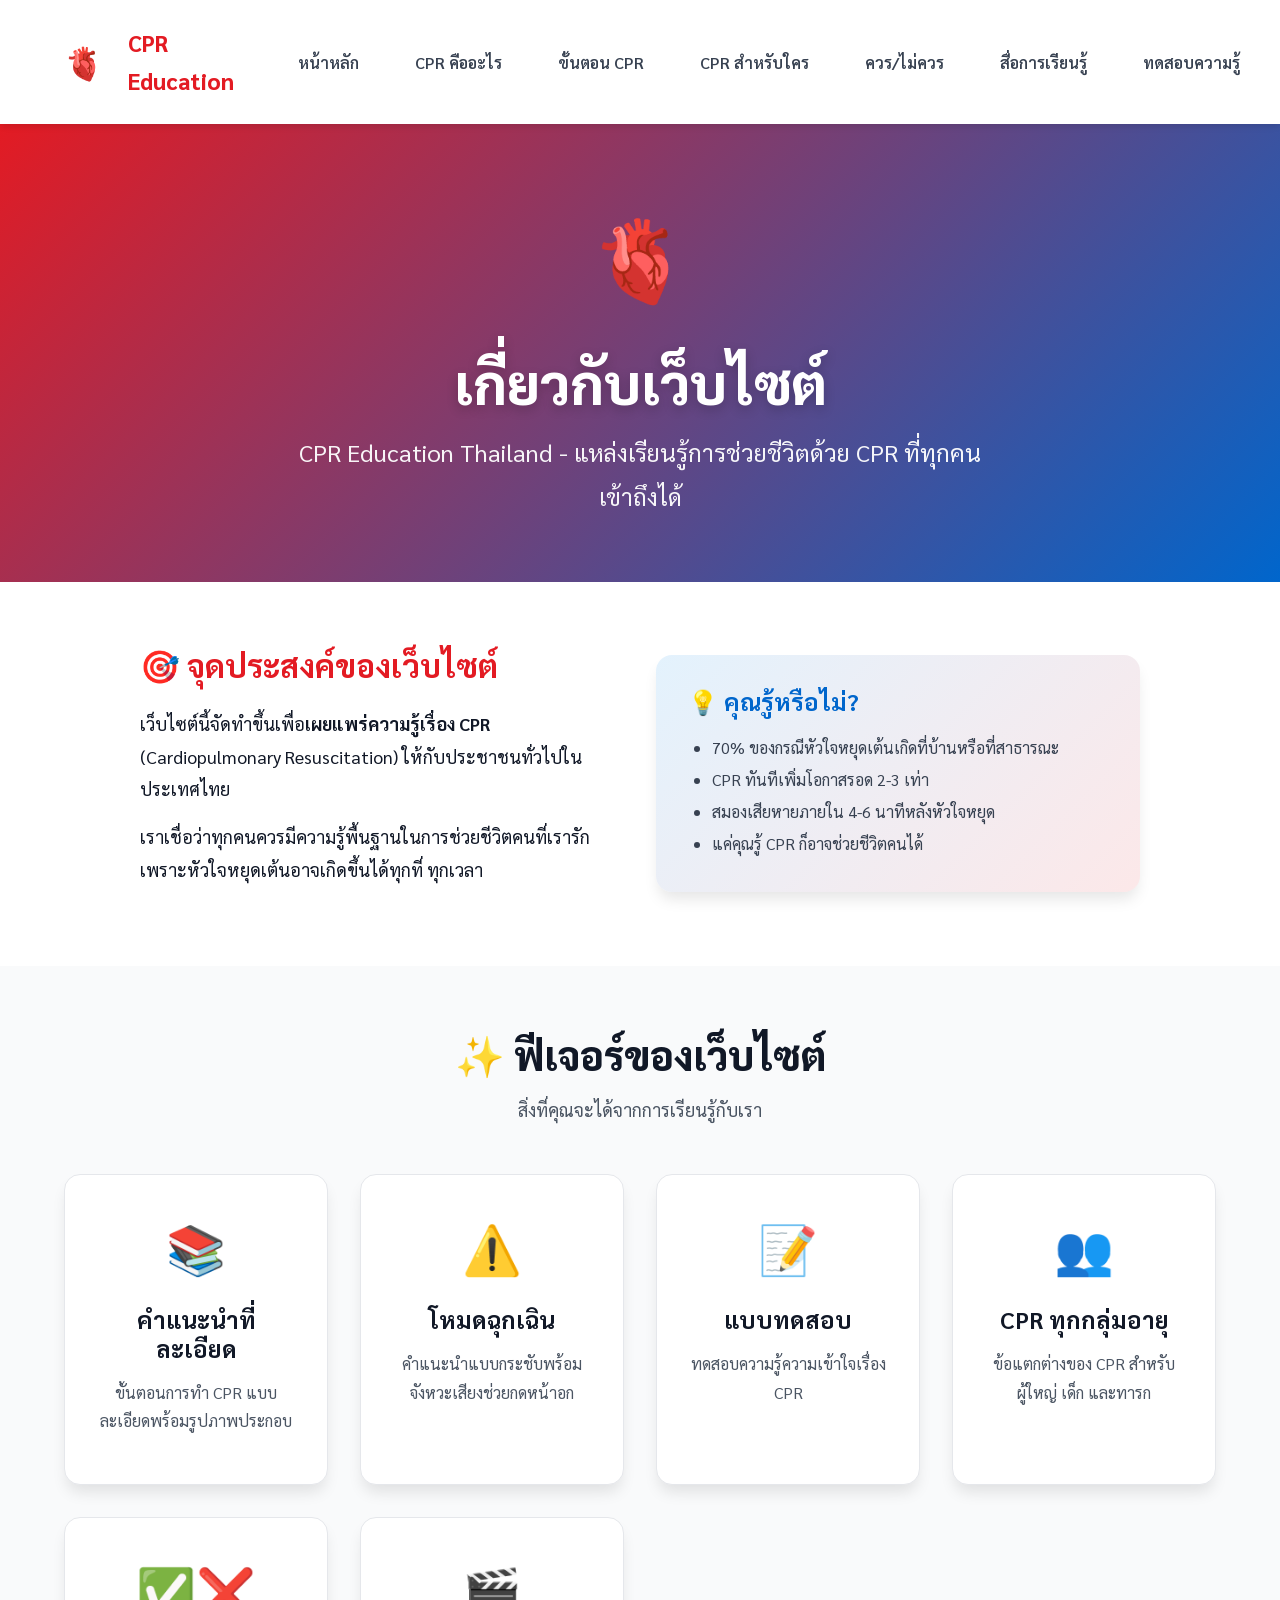
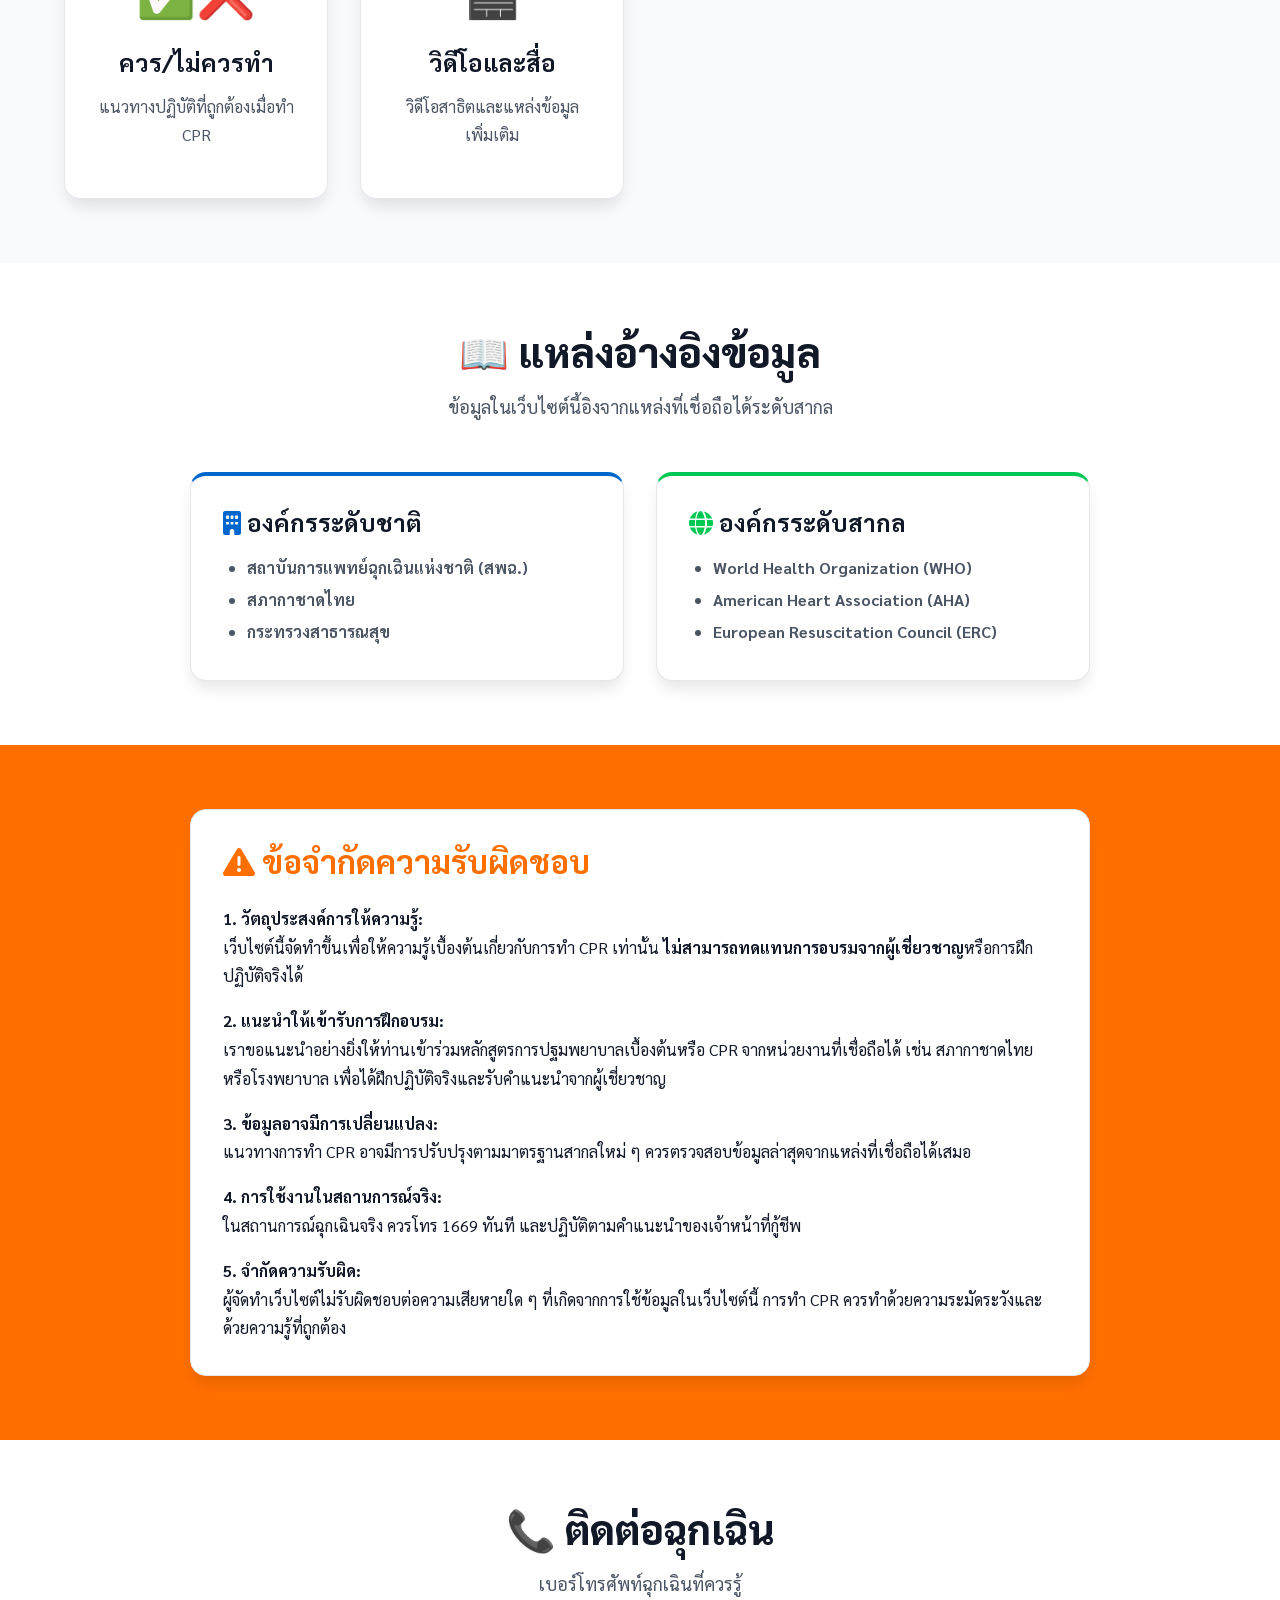
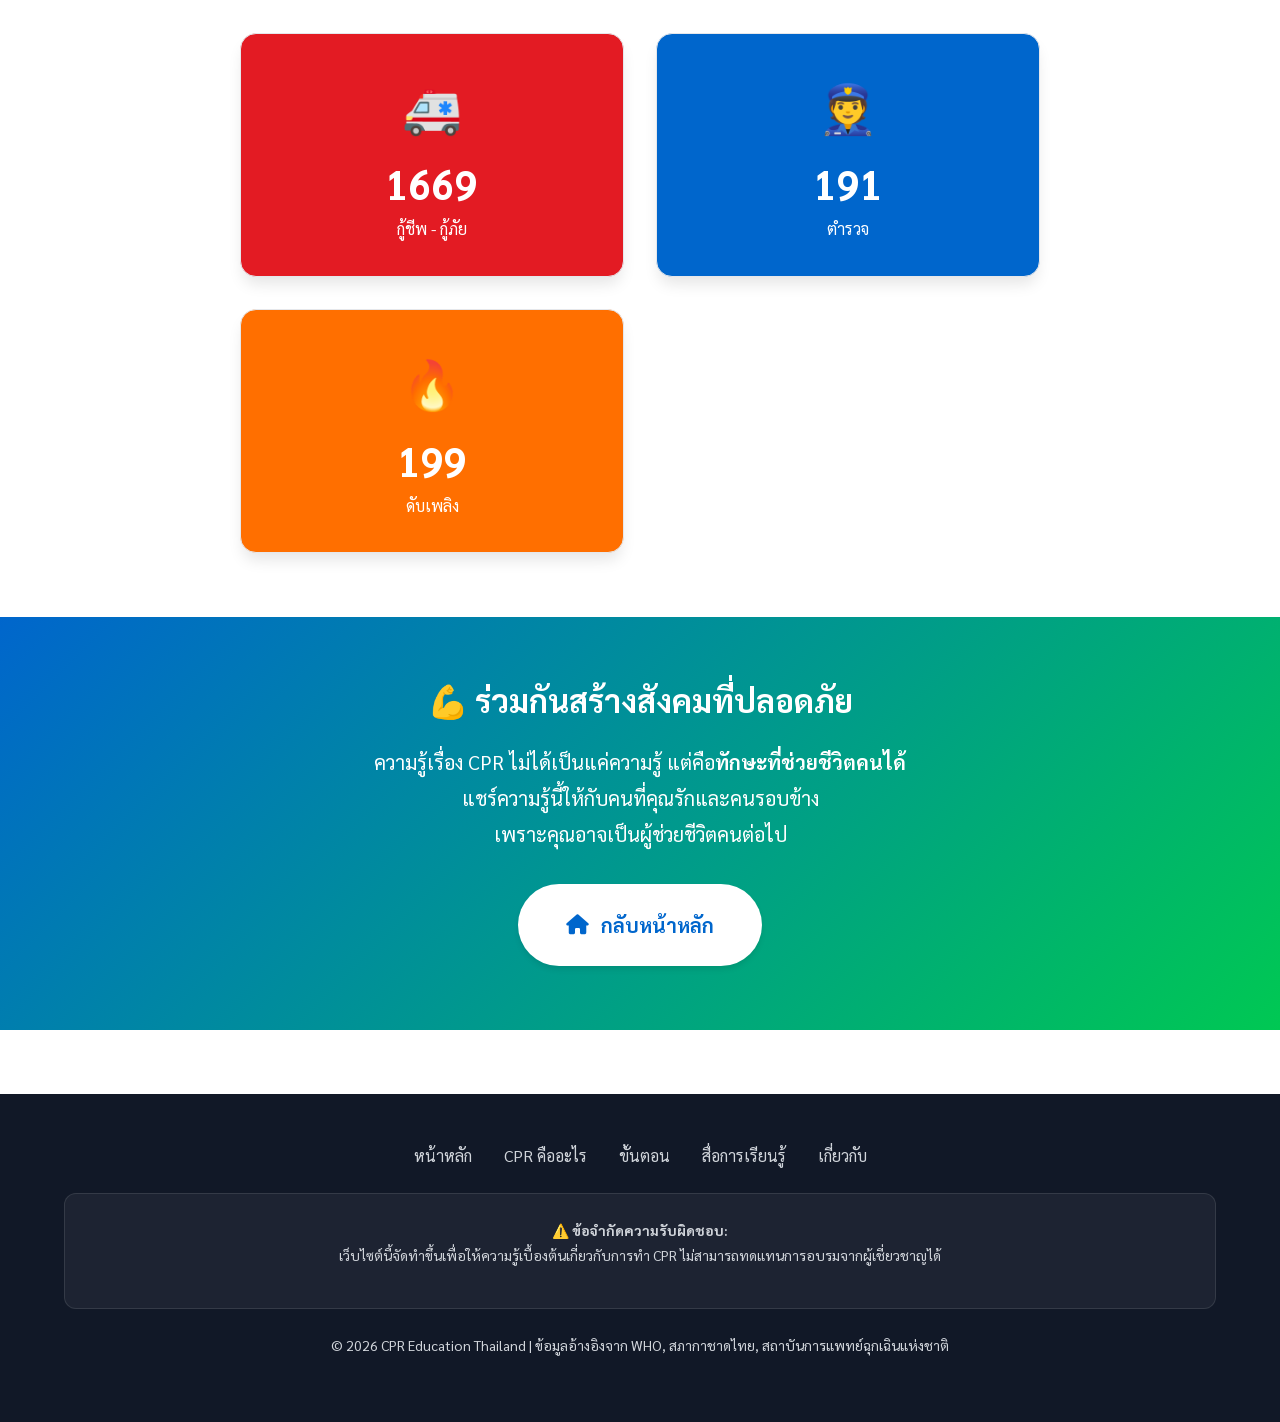
<file: pages/about.html>
<!DOCTYPE html>
<html lang="th">

<head>
    <meta charset="UTF-8">
    <meta name="viewport" content="width=device-width, initial-scale=1.0">
    <meta name="description" content="เกี่ยวกับเว็บไซต์ CPR Education - จุดประสงค์และแหล่งอ้างอิง">
    <title>เกี่ยวกับ | CPR Education</title>

    <link rel="stylesheet" href="../style.css">
    <link rel="stylesheet" href="https://cdnjs.cloudflare.com/ajax/libs/font-awesome/6.4.0/css/all.min.css">
</head>

<body>
    <!-- Navigation -->
    <nav class="navbar">
        <div class="nav-container">
            <a href="../index.html" class="logo">
                <span class="logo-icon">🫀</span>
                <span>CPR Education</span>
            </a>

            <button class="menu-toggle" id="menuToggle">
                <i class="fas fa-bars"></i>
            </button>

            <ul class="nav-menu" id="navMenu">
                <li><a href="../index.html" class="nav-link">หน้าหลัก</a></li>
                <li><a href="what-is-cpr.html" class="nav-link">CPR คืออะไร</a></li>
                <li><a href="steps.html" class="nav-link">ขั้นตอน CPR</a></li>
                <li><a href="who-needs-cpr.html" class="nav-link">CPR สำหรับใคร</a></li>
                <li><a href="dos-donts.html" class="nav-link">ควร/ไม่ควร</a></li>
                <li><a href="resources.html" class="nav-link">สื่อการเรียนรู้</a></li>
                <li><a href="quiz.html" class="nav-link">ทดสอบความรู้</a></li>
                <li><a href="about.html" class="nav-link active">เกี่ยวกับ</a></li>
                <li><a href="#" class="nav-link nav-emergency-btn" id="emergencyBtn">⚠️ ฉุกเฉิน</a></li>
            </ul>
        </div>
    </nav>

    <!-- Header -->
    <section class="section"
        style="background: linear-gradient(135deg, var(--color-emergency-red) 0%, var(--color-medical-blue) 100%); color: white; padding: var(--spacing-3xl) 0;">
        <div class="container text-center">
            <div style="font-size: 5rem; margin-bottom: var(--spacing-lg);">🫀</div>
            <h1 class="hero-title" style="margin: 0;">เกี่ยวกับเว็บไซต์</h1>
            <p class="hero-subtitle"
                style="margin: var(--spacing-md) 0 0 0; max-width: 700px; margin-left: auto; margin-right: auto;">
                CPR Education Thailand - แหล่งเรียนรู้การช่วยชีวิตด้วย CPR ที่ทุกคนเข้าถึงได้
            </p>
        </div>
    </section>

    <!-- Mission -->
    <section class="section">
        <div class="container">
            <div class="grid grid-2" style="max-width: 1000px; margin: 0 auto; align-items: center;">
                <div>
                    <h2 style="color: var(--color-emergency-red); margin-bottom: var(--spacing-lg);">
                        🎯 จุดประสงค์ของเว็บไซต์
                    </h2>
                    <p style="font-size: 1.125rem; line-height: 1.8; margin-bottom: var(--spacing-md);">
                        เว็บไซต์นี้จัดทำขึ้นเพื่อ<strong>เผยแพร่ความรู้เรื่อง CPR</strong>
                        (Cardiopulmonary Resuscitation) ให้กับประชาชนทั่วไปในประเทศไทย
                    </p>
                    <p style="font-size: 1.125rem; line-height: 1.8;">
                        เราเชื่อว่าทุกคนควรมีความรู้พื้นฐานในการช่วยชีวิตคนที่เรารัก
                        เพราะหัวใจหยุดเต้นอาจเกิดขึ้นได้ทุกที่ ทุกเวลา
                    </p>
                </div>
                <div class="card"
                    style="background: linear-gradient(135deg, var(--color-medical-blue-lighter) 0%, rgba(227, 27, 35, 0.1) 100%); border: none;">
                    <h3 style="color: var(--color-medical-blue); margin-bottom: var(--spacing-md);">💡 คุณรู้หรือไม่?
                    </h3>
                    <ul style="line-height: 2; margin-left: var(--spacing-lg); color: var(--color-gray-700);">
                        <li>70% ของกรณีหัวใจหยุดเต้นเกิดที่บ้านหรือที่สาธารณะ</li>
                        <li>CPR ทันทีเพิ่มโอกาสรอด 2-3 เท่า</li>
                        <li>สมองเสียหายภายใน 4-6 นาทีหลังหัวใจหยุด</li>
                        <li>แค่คุณรู้ CPR ก็อาจช่วยชีวิตคนได้</li>
                    </ul>
                </div>
            </div>
        </div>
    </section>

    <!-- Features -->
    <section class="section" style="background: var(--color-gray-50);">
        <div class="container">
            <div class="section-header">
                <h2 class="section-title">✨ ฟีเจอร์ของเว็บไซต์</h2>
                <p class="section-subtitle">
                    สิ่งที่คุณจะได้จากการเรียนรู้กับเรา
                </p>
            </div>

            <div class="grid grid-3">
                <div class="card text-center animate-on-scroll">
                    <div style="font-size: 3rem; margin-bottom: var(--spacing-md); color: var(--color-medical-blue);">📚
                    </div>
                    <h3>คำแนะนำที่ละเอียด</h3>
                    <p class="card-text">
                        ขั้นตอนการทำ CPR แบบละเอียดพร้อมรูปภาพประกอบ
                    </p>
                </div>

                <div class="card text-center animate-on-scroll">
                    <div style="font-size: 3rem; margin-bottom: var(--spacing-md); color: var(--color-emergency-red);">
                        ⚠️</div>
                    <h3>โหมดฉุกเฉิน</h3>
                    <p class="card-text">
                        คำแนะนำแบบกระชับพร้อมจังหวะเสียงช่วยกดหน้าอก
                    </p>
                </div>

                <div class="card text-center animate-on-scroll">
                    <div style="font-size: 3rem; margin-bottom: var(--spacing-md); color: var(--color-success-green);">
                        📝</div>
                    <h3>แบบทดสอบ</h3>
                    <p class="card-text">
                        ทดสอบความรู้ความเข้าใจเรื่อง CPR
                    </p>
                </div>

                <div class="card text-center animate-on-scroll">
                    <div style="font-size: 3rem; margin-bottom: var(--spacing-md); color: var(--color-warning-orange);">
                        👥</div>
                    <h3>CPR ทุกกลุ่มอายุ</h3>
                    <p class="card-text">
                        ข้อแตกต่างของ CPR สำหรับผู้ใหญ่ เด็ก และทารก
                    </p>
                </div>

                <div class="card text-center animate-on-scroll">
                    <div
                        style="font-size: 3rem; margin-bottom: var(--spacing-md); color: var(--color-medical-blue-light);">
                        ✅❌</div>
                    <h3>ควร/ไม่ควรทำ</h3>
                    <p class="card-text">
                        แนวทางปฏิบัติที่ถูกต้องเมื่อทำ CPR
                    </p>
                </div>

                <div class="card text-center animate-on-scroll">
                    <div
                        style="font-size: 3rem; margin-bottom: var(--spacing-md); color: var(--color-emergency-red-light);">
                        🎬</div>
                    <h3>วิดีโอและสื่อ</h3>
                    <p class="card-text">
                        วิดีโอสาธิตและแหล่งข้อมูลเพิ่มเติม
                    </p>
                </div>
            </div>
        </div>
    </section>

    <!-- Data Sources -->
    <section class="section">
        <div class="container">
            <div class="section-header">
                <h2 class="section-title">📖 แหล่งอ้างอิงข้อมูล</h2>
                <p class="section-subtitle">
                    ข้อมูลในเว็บไซต์นี้อิงจากแหล่งที่เชื่อถือได้ระดับสากล
                </p>
            </div>

            <div class="grid grid-2" style="max-width: 900px; margin: 0 auto;">
                <div class="card" style="border-top: 4px solid var(--color-medical-blue);">
                    <h3>
                        <i class="fas fa-building" style="color: var(--color-medical-blue);"></i>
                        องค์กรระดับชาติ
                    </h3>
                    <ul style="line-height: 2; margin-left: var(--spacing-lg); color: var(--color-gray-600);">
                        <li><strong>สถาบันการแพทย์ฉุกเฉินแห่งชาติ (สพฉ.)</strong></li>
                        <li><strong>สภากาชาดไทย</strong></li>
                        <li><strong>กระทรวงสาธารณสุข</strong></li>
                    </ul>
                </div>

                <div class="card" style="border-top: 4px solid var(--color-success-green);">
                    <h3>
                        <i class="fas fa-globe" style="color: var(--color-success-green);"></i>
                        องค์กรระดับสากล
                    </h3>
                    <ul style="line-height: 2; margin-left: var(--spacing-lg); color: var(--color-gray-600);">
                        <li><strong>World Health Organization (WHO)</strong></li>
                        <li><strong>American Heart Association (AHA)</strong></li>
                        <li><strong>European Resuscitation Council (ERC)</strong></li>
                    </ul>
                </div>
            </div>
        </div>
    </section>

    <!-- Disclaimer -->
    <section class="section" style="background: var(--color-warning-orange); color: white;">
        <div class="container">
            <div class="card"
                style="background: white; color: var(--color-gray-900); max-width: 900px; margin: 0 auto;">
                <h2 style="color: var(--color-warning-orange); margin-bottom: var(--spacing-lg);">
                    <i class="fas fa-exclamation-triangle"></i> ข้อจำกัดความรับผิดชอบ
                </h2>

                <div style="line-height: 1.8;">
                    <p>
                        <strong>1. วัตถุประสงค์การให้ความรู้:</strong><br>
                        เว็บไซต์นี้จัดทำขึ้นเพื่อให้ความรู้เบื้องต้นเกี่ยวกับการทำ CPR
                        เท่านั้น <strong>ไม่สามารถทดแทนการอบรมจากผู้เชี่ยวชาญ</strong>หรือการฝึกปฏิบัติจริงได้
                    </p>

                    <p>
                        <strong>2. แนะนำให้เข้ารับการฝึกอบรม:</strong><br>
                        เราขอแนะนำอย่างยิ่งให้ท่านเข้าร่วมหลักสูตรการปฐมพยาบาลเบื้องต้นหรือ
                        CPR จากหน่วยงานที่เชื่อถือได้ เช่น สภากาชาดไทย หรือโรงพยาบาล
                        เพื่อได้ฝึกปฏิบัติจริงและรับคำแนะนำจากผู้เชี่ยวชาญ
                    </p>

                    <p>
                        <strong>3. ข้อมูลอาจมีการเปลี่ยนแปลง:</strong><br>
                        แนวทางการทำ CPR อาจมีการปรับปรุงตามมาตรฐานสากลใหม่ ๆ
                        ควรตรวจสอบข้อมูลล่าสุดจากแหล่งที่เชื่อถือได้เสมอ
                    </p>

                    <p>
                        <strong>4. การใช้งานในสถานการณ์จริง:</strong><br>
                        ในสถานการณ์ฉุกเฉินจริง ควรโทร 1669 ทันที และปฏิบัติตามคำแนะนำของเจ้าหน้าที่กู้ชีพ
                    </p>

                    <p style="margin-bottom: 0;">
                        <strong>5. จำกัดความรับผิด:</strong><br>
                        ผู้จัดทำเว็บไซต์ไม่รับผิดชอบต่อความเสียหายใด ๆ
                        ที่เกิดจากการใช้ข้อมูลในเว็บไซต์นี้
                        การทำ CPR ควรทำด้วยความระมัดระวังและด้วยความรู้ที่ถูกต้อง
                    </p>
                </div>
            </div>
        </div>
    </section>

    <!-- Contact -->
    <section class="section">
        <div class="container text-center">
            <h2 class="section-title">📞 ติดต่อฉุกเฉิน</h2>
            <p class="section-subtitle mb-xl">
                เบอร์โทรศัพท์ฉุกเฉินที่ควรรู้
            </p>

            <div class="grid grid-3" style="max-width: 800px; margin: 0 auto;">
                <div class="card text-center" style="background: var(--color-emergency-red); color: white;">
                    <div style="font-size: 3rem; margin-bottom: var(--spacing-sm);">🚑</div>
                    <h3 style="color: white; font-size: 2.5rem; margin-bottom: var(--spacing-xs);">1669</h3>
                    <p style="margin: 0;">กู้ชีพ - กู้ภัย</p>
                </div>

                <div class="card text-center" style="background: var(--color-medical-blue); color: white;">
                    <div style="font-size: 3rem; margin-bottom: var(--spacing-sm);">👮</div>
                    <h3 style="color: white; font-size: 2.5rem; margin-bottom: var(--spacing-xs);">191</h3>
                    <p style="margin: 0;">ตำรวจ</p>
                </div>

                <div class="card text-center" style="background: var(--color-warning-orange); color: white;">
                    <div style="font-size: 3rem; margin-bottom: var(--spacing-sm);">🔥</div>
                    <h3 style="color: white; font-size: 2.5rem; margin-bottom: var(--spacing-xs);">199</h3>
                    <p style="margin: 0;">ดับเพลิง</p>
                </div>
            </div>
        </div>
    </section>

    <!-- Final Message -->
    <section class="section"
        style="background: linear-gradient(135deg, var(--color-medical-blue) 0%, var(--color-success-green) 100%); color: white;">
        <div class="container text-center">
            <h2 style="color: white; font-size: 2rem; margin-bottom: var(--spacing-lg);">
                💪 ร่วมกันสร้างสังคมที่ปลอดภัย
            </h2>
            <p style="font-size: 1.25rem; line-height: 1.8; max-width: 700px; margin: 0 auto;">
                ความรู้เรื่อง CPR ไม่ได้เป็นแค่ความรู้ แต่คือ<strong>ทักษะที่ช่วยชีวิตคนได้</strong><br>
                แชร์ความรู้นี้ให้กับคนที่คุณรักและคนรอบข้าง<br>
                เพราะคุณอาจเป็นผู้ช่วยชีวิตคนต่อไป
            </p>

            <div class="mt-xl">
                <a href="../index.html" class="btn btn-large"
                    style="background: white; color: var(--color-medical-blue);">
                    <i class="fas fa-home btn-icon"></i>
                    กลับหน้าหลัก
                </a>
            </div>
        </div>
    </section>

    <!-- Emergency Mode Modal -->
    <div id="emergency-mode">
        <div class="emergency-header">
            <h1 class="emergency-title">⚠️ โหมดฉุกเฉิน</h1>
        </div>

        <p class="emergency-step" id="emergencyStep">
            กดหน้าอกลึก 5-6 ซม.<br>
            ตามจังหวะเสียง 100-120 ครั้ง/นาที
        </p>

        <div class="beat-indicator" id="beatIndicator"></div>

        <div class="compression-count">
            <span id="compressionCount">0</span>/30
        </div>

        <div class="emergency-controls">
            <a href="tel:1669" class="btn btn-large btn-emergency-call">
                <i class="fas fa-phone btn-icon"></i>
                โทร 1669
            </a>
            <button class="btn btn-large btn-emergency-close" id="closeEmergency">
                <i class="fas fa-times btn-icon"></i>
                ปิดโหมดฉุกเฉิน
            </button>
        </div>
    </div>

    <!-- Footer -->
    <footer class="footer">
        <div class="footer-content">
            <div class="footer-links">
                <a href="../index.html" class="footer-link">หน้าหลัก</a>
                <a href="what-is-cpr.html" class="footer-link">CPR คืออะไร</a>
                <a href="steps.html" class="footer-link">ขั้นตอน</a>
                <a href="resources.html" class="footer-link">สื่อการเรียนรู้</a>
                <a href="about.html" class="footer-link">เกี่ยวกับ</a>
            </div>

            <div class="footer-disclaimer">
                <p>
                    <strong>⚠️ ข้อจำกัดความรับผิดชอบ:</strong><br>
                    เว็บไซต์นี้จัดทำขึ้นเพื่อให้ความรู้เบื้องต้นเกี่ยวกับการทำ CPR
                    ไม่สามารถทดแทนการอบรมจากผู้เชี่ยวชาญได้
                </p>
            </div>

            <p class="footer-text mt-lg">
                © 2026 CPR Education Thailand | ข้อมูลอ้างอิงจาก WHO, สภากาชาดไทย, สถาบันการแพทย์ฉุกเฉินแห่งชาติ
            </p>
        </div>
    </footer>

    <script src="../script.js"></script>
</body>

</html>
</file>
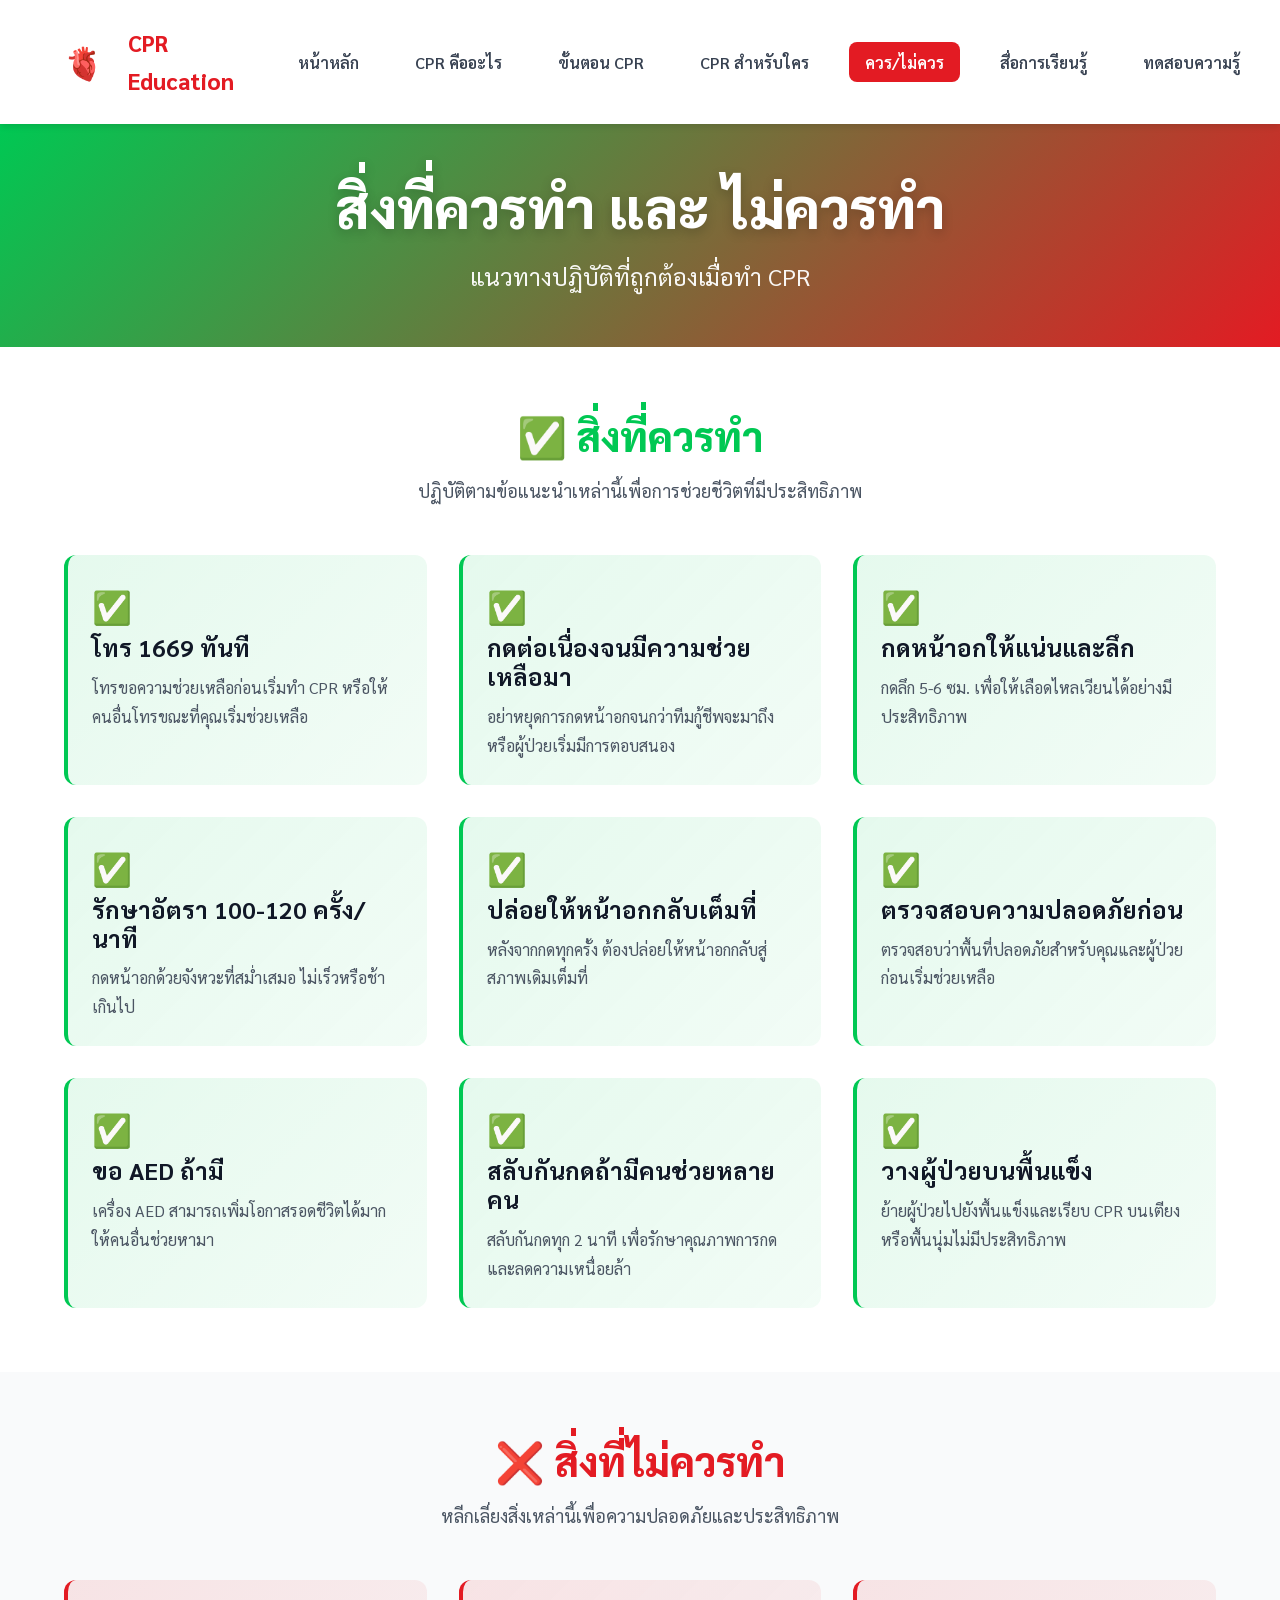
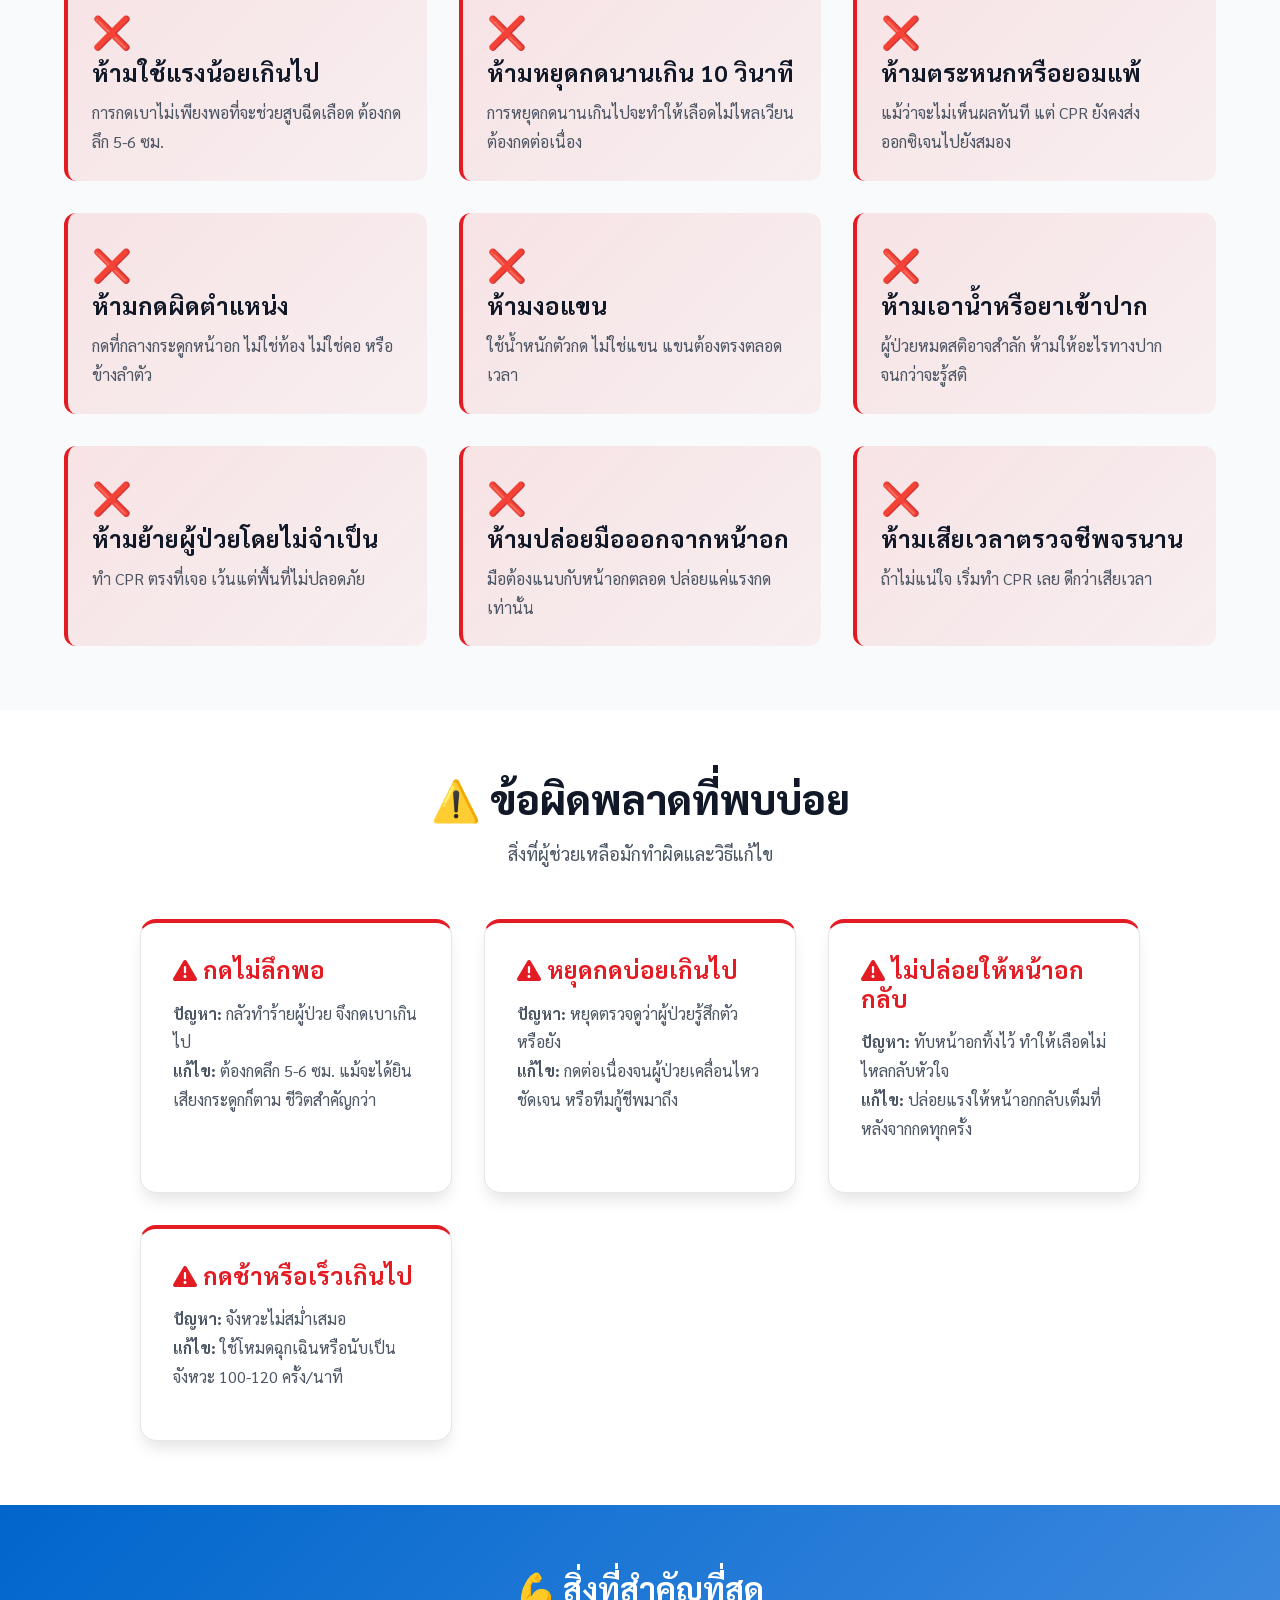
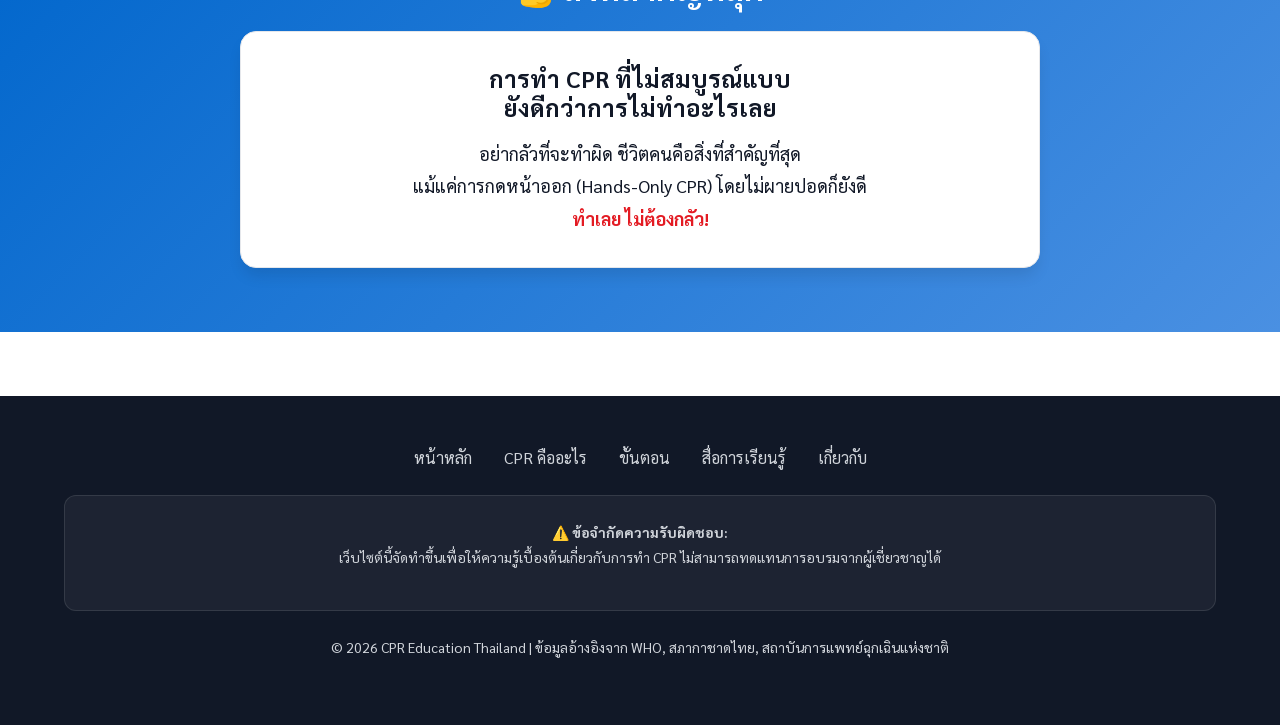
<file: pages/dos-donts.html>
<!DOCTYPE html>
<html lang="th">

<head>
    <meta charset="UTF-8">
    <meta name="viewport" content="width=device-width, initial-scale=1.0">
    <meta name="description" content="สิ่งที่ควรทำและไม่ควรทำเมื่อทำ CPR">
    <title>ควร/ไม่ควรทำ | CPR Education</title>

    <link rel="stylesheet" href="../style.css">
    <link rel="stylesheet" href="https://cdnjs.cloudflare.com/ajax/libs/font-awesome/6.4.0/css/all.min.css">
</head>

<body>
    <!-- Navigation -->
    <nav class="navbar">
        <div class="nav-container">
            <a href="../index.html" class="logo">
                <span class="logo-icon">🫀</span>
                <span>CPR Education</span>
            </a>

            <button class="menu-toggle" id="menuToggle">
                <i class="fas fa-bars"></i>
            </button>

            <ul class="nav-menu" id="navMenu">
                <li><a href="../index.html" class="nav-link">หน้าหลัก</a></li>
                <li><a href="what-is-cpr.html" class="nav-link">CPR คืออะไร</a></li>
                <li><a href="steps.html" class="nav-link">ขั้นตอน CPR</a></li>
                <li><a href="who-needs-cpr.html" class="nav-link">CPR สำหรับใคร</a></li>
                <li><a href="dos-donts.html" class="nav-link active">ควร/ไม่ควร</a></li>
                <li><a href="resources.html" class="nav-link">สื่อการเรียนรู้</a></li>
                <li><a href="quiz.html" class="nav-link">ทดสอบความรู้</a></li>
                <li><a href="about.html" class="nav-link">เกี่ยวกับ</a></li>
                <li><a href="#" class="nav-link nav-emergency-btn" id="emergencyBtn">⚠️ ฉุกเฉิน</a></li>
            </ul>
        </div>
    </nav>

    <!-- Header -->
    <section class="section"
        style="background: linear-gradient(135deg, var(--color-success-green) 0%, var(--color-emergency-red) 100%); color: white; padding: var(--spacing-2xl) 0;">
        <div class="container text-center">
            <h1 class="hero-title" style="margin: 0;">สิ่งที่ควรทำ และ ไม่ควรทำ</h1>
            <p class="hero-subtitle" style="margin: var(--spacing-md) 0 0 0;">
                แนวทางปฏิบัติที่ถูกต้องเมื่อทำ CPR
            </p>
        </div>
    </section>

    <!-- DO's Section -->
    <section class="section">
        <div class="container">
            <div class="section-header">
                <h2 class="section-title" style="color: var(--color-success-green);">
                    ✅ สิ่งที่ควรทำ
                </h2>
                <p class="section-subtitle">
                    ปฏิบัติตามข้อแนะนำเหล่านี้เพื่อการช่วยชีวิตที่มีประสิทธิภาพ
                </p>
            </div>

            <div class="dos-donts-grid">
                <div class="do-item animate-on-scroll">
                    <div class="do-icon">✅</div>
                    <div>
                        <h3 style="margin-bottom: var(--spacing-sm);">โทร 1669 ทันที</h3>
                        <p style="margin: 0; color: var(--color-gray-600);">
                            โทรขอความช่วยเหลือก่อนเริ่มทำ CPR หรือให้คนอื่นโทรขณะที่คุณเริ่มช่วยเหลือ
                        </p>
                    </div>
                </div>

                <div class="do-item animate-on-scroll">
                    <div class="do-icon">✅</div>
                    <div>
                        <h3 style="margin-bottom: var(--spacing-sm);">กดต่อเนื่องจนมีความช่วยเหลือมา</h3>
                        <p style="margin: 0; color: var(--color-gray-600);">
                            อย่าหยุดการกดหน้าอกจนกว่าทีมกู้ชีพจะมาถึง หรือผู้ป่วยเริ่มมีการตอบสนอง
                        </p>
                    </div>
                </div>

                <div class="do-item animate-on-scroll">
                    <div class="do-icon">✅</div>
                    <div>
                        <h3 style="margin-bottom: var(--spacing-sm);">กดหน้าอกให้แน่นและลึก</h3>
                        <p style="margin: 0; color: var(--color-gray-600);">
                            กดลึก 5-6 ซม. เพื่อให้เลือดไหลเวียนได้อย่างมีประสิทธิภาพ
                        </p>
                    </div>
                </div>

                <div class="do-item animate-on-scroll">
                    <div class="do-icon">✅</div>
                    <div>
                        <h3 style="margin-bottom: var(--spacing-sm);">รักษาอัตรา 100-120 ครั้ง/นาที</h3>
                        <p style="margin: 0; color: var(--color-gray-600);">
                            กดหน้าอกด้วยจังหวะที่สม่ำเสมอ ไม่เร็วหรือช้าเกินไป
                        </p>
                    </div>
                </div>

                <div class="do-item animate-on-scroll">
                    <div class="do-icon">✅</div>
                    <div>
                        <h3 style="margin-bottom: var(--spacing-sm);">ปล่อยให้หน้าอกกลับเต็มที่</h3>
                        <p style="margin: 0; color: var(--color-gray-600);">
                            หลังจากกดทุกครั้ง ต้องปล่อยให้หน้าอกกลับสู่สภาพเดิมเต็มที่
                        </p>
                    </div>
                </div>

                <div class="do-item animate-on-scroll">
                    <div class="do-icon">✅</div>
                    <div>
                        <h3 style="margin-bottom: var(--spacing-sm);">ตรวจสอบความปลอดภัยก่อน</h3>
                        <p style="margin: 0; color: var(--color-gray-600);">
                            ตรวจสอบว่าพื้นที่ปลอดภัยสำหรับคุณและผู้ป่วยก่อนเริ่มช่วยเหลือ
                        </p>
                    </div>
                </div>

                <div class="do-item animate-on-scroll">
                    <div class="do-icon">✅</div>
                    <div>
                        <h3 style="margin-bottom: var(--spacing-sm);">ขอ AED ถ้ามี</h3>
                        <p style="margin: 0; color: var(--color-gray-600);">
                            เครื่อง AED สามารถเพิ่มโอกาสรอดชีวิตได้มาก ให้คนอื่นช่วยหามา
                        </p>
                    </div>
                </div>

                <div class="do-item animate-on-scroll">
                    <div class="do-icon">✅</div>
                    <div>
                        <h3 style="margin-bottom: var(--spacing-sm);">สลับกันกดถ้ามีคนช่วยหลายคน</h3>
                        <p style="margin: 0; color: var(--color-gray-600);">
                            สลับกันกดทุก 2 นาที เพื่อรักษาคุณภาพการกดและลดความเหนื่อยล้า
                        </p>
                    </div>
                </div>

                <div class="do-item animate-on-scroll">
                    <div class="do-icon">✅</div>
                    <div>
                        <h3 style="margin-bottom: var(--spacing-sm);">วางผู้ป่วยบนพื้นแข็ง</h3>
                        <p style="margin: 0; color: var(--color-gray-600);">
                            ย้ายผู้ป่วยไปยังพื้นแข็งและเรียบ CPR บนเตียงหรือพื้นนุ่มไม่มีประสิทธิภาพ
                        </p>
                    </div>
                </div>
            </div>
        </div>
    </section>

    <!-- DON'Ts Section -->
    <section class="section" style="background: var(--color-gray-50);">
        <div class="container">
            <div class="section-header">
                <h2 class="section-title" style="color: var(--color-emergency-red);">
                    ❌ สิ่งที่ไม่ควรทำ
                </h2>
                <p class="section-subtitle">
                    หลีกเลี่ยงสิ่งเหล่านี้เพื่อความปลอดภัยและประสิทธิภาพ
                </p>
            </div>

            <div class="dos-donts-grid">
                <div class="dont-item animate-on-scroll">
                    <div class="dont-icon">❌</div>
                    <div>
                        <h3 style="margin-bottom: var(--spacing-sm);">ห้ามใช้แรงน้อยเกินไป</h3>
                        <p style="margin: 0; color: var(--color-gray-600);">
                            การกดเบาไม่เพียงพอที่จะช่วยสูบฉีดเลือด ต้องกดลึก 5-6 ซม.
                        </p>
                    </div>
                </div>

                <div class="dont-item animate-on-scroll">
                    <div class="dont-icon">❌</div>
                    <div>
                        <h3 style="margin-bottom: var(--spacing-sm);">ห้ามหยุดกดนานเกิน 10 วินาที</h3>
                        <p style="margin: 0; color: var(--color-gray-600);">
                            การหยุดกดนานเกินไปจะทำให้เลือดไม่ไหลเวียน ต้องกดต่อเนื่อง
                        </p>
                    </div>
                </div>

                <div class="dont-item animate-on-scroll">
                    <div class="dont-icon">❌</div>
                    <div>
                        <h3 style="margin-bottom: var(--spacing-sm);">ห้ามตระหนกหรือยอมแพ้</h3>
                        <p style="margin: 0; color: var(--color-gray-600);">
                            แม้ว่าจะไม่เห็นผลทันที แต่ CPR ยังคงส่งออกซิเจนไปยังสมอง
                        </p>
                    </div>
                </div>

                <div class="dont-item animate-on-scroll">
                    <div class="dont-icon">❌</div>
                    <div>
                        <h3 style="margin-bottom: var(--spacing-sm);">ห้ามกดผิดตำแหน่ง</h3>
                        <p style="margin: 0; color: var(--color-gray-600);">
                            กดที่กลางกระดูกหน้าอก ไม่ใช่ท้อง ไม่ใช่คอ หรือข้างลำตัว
                        </p>
                    </div>
                </div>

                <div class="dont-item animate-on-scroll">
                    <div class="dont-icon">❌</div>
                    <div>
                        <h3 style="margin-bottom: var(--spacing-sm);">ห้ามงอแขน</h3>
                        <p style="margin: 0; color: var(--color-gray-600);">
                            ใช้น้ำหนักตัวกด ไม่ใช่แขน แขนต้องตรงตลอดเวลา
                        </p>
                    </div>
                </div>

                <div class="dont-item animate-on-scroll">
                    <div class="dont-icon">❌</div>
                    <div>
                        <h3 style="margin-bottom: var(--spacing-sm);">ห้ามเอาน้ำหรือยาเข้าปาก</h3>
                        <p style="margin: 0; color: var(--color-gray-600);">
                            ผู้ป่วยหมดสติอาจสำลัก ห้ามให้อะไรทางปากจนกว่าจะรู้สติ
                        </p>
                    </div>
                </div>

                <div class="dont-item animate-on-scroll">
                    <div class="dont-icon">❌</div>
                    <div>
                        <h3 style="margin-bottom: var(--spacing-sm);">ห้ามย้ายผู้ป่วยโดยไม่จำเป็น</h3>
                        <p style="margin: 0; color: var(--color-gray-600);">
                            ทำ CPR ตรงที่เจอ เว้นแต่พื้นที่ไม่ปลอดภัย
                        </p>
                    </div>
                </div>

                <div class="dont-item animate-on-scroll">
                    <div class="dont-icon">❌</div>
                    <div>
                        <h3 style="margin-bottom: var(--spacing-sm);">ห้ามปล่อยมือออกจากหน้าอก</h3>
                        <p style="margin: 0; color: var(--color-gray-600);">
                            มือต้องแนบกับหน้าอกตลอด ปล่อยแค่แรงกดเท่านั้น
                        </p>
                    </div>
                </div>

                <div class="dont-item animate-on-scroll">
                    <div class="dont-icon">❌</div>
                    <div>
                        <h3 style="margin-bottom: var(--spacing-sm);">ห้ามเสียเวลาตรวจชีพจรนาน</h3>
                        <p style="margin: 0; color: var(--color-gray-600);">
                            ถ้าไม่แน่ใจ เริ่มทำ CPR เลย ดีกว่าเสียเวลา
                        </p>
                    </div>
                </div>
            </div>
        </div>
    </section>

    <!-- Common Mistakes -->
    <section class="section">
        <div class="container">
            <div class="section-header">
                <h2 class="section-title">⚠️ ข้อผิดพลาดที่พบบ่อย</h2>
                <p class="section-subtitle">
                    สิ่งที่ผู้ช่วยเหลือมักทำผิดและวิธีแก้ไข
                </p>
            </div>

            <div class="grid grid-2" style="max-width: 1000px; margin: 0 auto;">
                <div class="card animate-on-scroll" style="border-top: 4px solid var(--color-emergency-red);">
                    <h3 style="color: var(--color-emergency-red);">
                        <i class="fas fa-exclamation-triangle"></i> กดไม่ลึกพอ
                    </h3>
                    <p style="color: var(--color-gray-600); margin-bottom: var(--spacing-md);">
                        <strong>ปัญหา:</strong> กลัวทำร้ายผู้ป่วย จึงกดเบาเกินไป<br>
                        <strong>แก้ไข:</strong> ต้องกดลึก 5-6 ซม. แม้จะได้ยินเสียงกระดูกก็ตาม ชีวิตสำคัญกว่า
                    </p>
                </div>

                <div class="card animate-on-scroll" style="border-top: 4px solid var(--color-emergency-red);">
                    <h3 style="color: var(--color-emergency-red);">
                        <i class="fas fa-exclamation-triangle"></i> หยุดกดบ่อยเกินไป
                    </h3>
                    <p style="color: var(--color-gray-600); margin-bottom: var(--spacing-md);">
                        <strong>ปัญหา:</strong> หยุดตรวจดูว่าผู้ป่วยรู้สึกตัวหรือยัง<br>
                        <strong>แก้ไข:</strong> กดต่อเนื่องจนผู้ป่วยเคลื่อนไหวชัดเจน หรือทีมกู้ชีพมาถึง
                    </p>
                </div>

                <div class="card animate-on-scroll" style="border-top: 4px solid var(--color-emergency-red);">
                    <h3 style="color: var(--color-emergency-red);">
                        <i class="fas fa-exclamation-triangle"></i> ไม่ปล่อยให้หน้าอกกลับ
                    </h3>
                    <p style="color: var(--color-gray-600); margin-bottom: var(--spacing-md);">
                        <strong>ปัญหา:</strong> ทับหน้าอกทิ้งไว้ ทำให้เลือดไม่ไหลกลับหัวใจ<br>
                        <strong>แก้ไข:</strong> ปล่อยแรงให้หน้าอกกลับเต็มที่หลังจากกดทุกครั้ง
                    </p>
                </div>

                <div class="card animate-on-scroll" style="border-top: 4px solid var(--color-emergency-red);">
                    <h3 style="color: var(--color-emergency-red);">
                        <i class="fas fa-exclamation-triangle"></i> กดช้าหรือเร็วเกินไป
                    </h3>
                    <p style="color: var(--color-gray-600); margin-bottom: var(--spacing-md);">
                        <strong>ปัญหา:</strong> จังหวะไม่สม่ำเสมอ<br>
                        <strong>แก้ไข:</strong> ใช้โหมดฉุกเฉินหรือนับเป็นจังหวะ 100-120 ครั้ง/นาที
                    </p>
                </div>
            </div>
        </div>
    </section>

    <!-- Remember -->
    <section class="section"
        style="background: linear-gradient(135deg, var(--color-medical-blue) 0%, var(--color-medical-blue-light) 100%); color: white;">
        <div class="container text-center">
            <h2 style="color: white; margin-bottom: var(--spacing-lg);">💪 สิ่งที่สำคัญที่สุด</h2>
            <div class="card"
                style="background: white; color: var(--color-gray-900); max-width: 800px; margin: 0 auto;">
                <h3 style="font-size: 1.5rem; margin-bottom: var(--spacing-md);">
                    การทำ CPR ที่ไม่สมบูรณ์แบบ<br>
                    ยังดีกว่าการไม่ทำอะไรเลย
                </h3>
                <p style="font-size: 1.125rem; margin: 0; line-height: 1.8;">
                    อย่ากลัวที่จะทำผิด ชีวิตคนคือสิ่งที่สำคัญที่สุด<br>
                    แม้แค่การกดหน้าออก (Hands-Only CPR) โดยไม่ผายปอดก็ยังดี<br>
                    <strong style="color: var(--color-emergency-red);">ทำเลย ไม่ต้องกลัว!</strong>
                </p>
            </div>
        </div>
    </section>

    <!-- Emergency Mode Modal -->
    <div id="emergency-mode">
        <div class="emergency-header">
            <h1 class="emergency-title">⚠️ โหมดฉุกเฉิน</h1>
        </div>

        <p class="emergency-step" id="emergencyStep">
            กดหน้าอกลึก 5-6 ซม.<br>
            ตามจังหวะเสียง 100-120 ครั้ง/นาที
        </p>

        <div class="beat-indicator" id="beatIndicator"></div>

        <div class="compression-count">
            <span id="compressionCount">0</span>/30
        </div>

        <div class="emergency-controls">
            <a href="tel:1669" class="btn btn-large btn-emergency-call">
                <i class="fas fa-phone btn-icon"></i>
                โทร 1669
            </a>
            <button class="btn btn-large btn-emergency-close" id="closeEmergency">
                <i class="fas fa-times btn-icon"></i>
                ปิดโหมดฉุกเฉิน
            </button>
        </div>
    </div>

    <!-- Footer -->
    <footer class="footer">
        <div class="footer-content">
            <div class="footer-links">
                <a href="../index.html" class="footer-link">หน้าหลัก</a>
                <a href="what-is-cpr.html" class="footer-link">CPR คืออะไร</a>
                <a href="steps.html" class="footer-link">ขั้นตอน</a>
                <a href="resources.html" class="footer-link">สื่อการเรียนรู้</a>
                <a href="about.html" class="footer-link">เกี่ยวกับ</a>
            </div>

            <div class="footer-disclaimer">
                <p>
                    <strong>⚠️ ข้อจำกัดความรับผิดชอบ:</strong><br>
                    เว็บไซต์นี้จัดทำขึ้นเพื่อให้ความรู้เบื้องต้นเกี่ยวกับการทำ CPR
                    ไม่สามารถทดแทนการอบรมจากผู้เชี่ยวชาญได้
                </p>
            </div>

            <p class="footer-text mt-lg">
                © 2026 CPR Education Thailand | ข้อมูลอ้างอิงจาก WHO, สภากาชาดไทย, สถาบันการแพทย์ฉุกเฉินแห่งชาติ
            </p>
        </div>
    </footer>

    <script src="../script.js"></script>
</body>

</html>
</file>
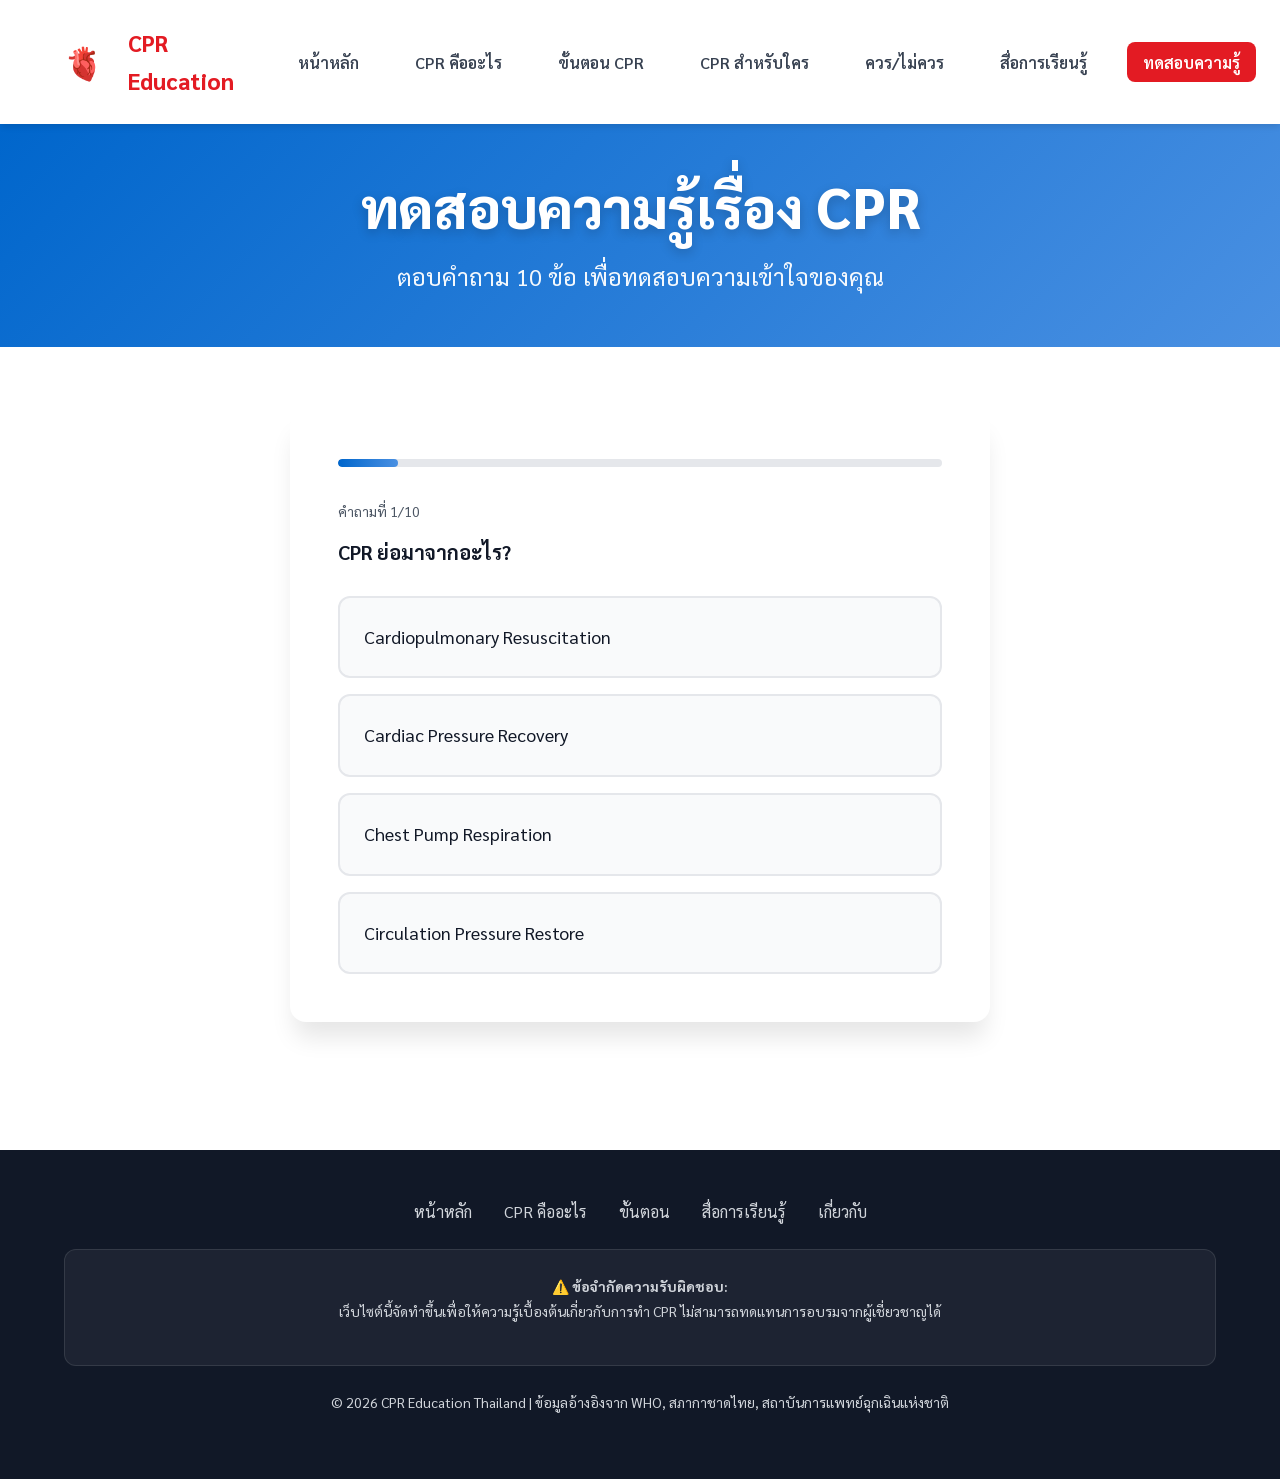
<file: pages/quiz.html>
<!DOCTYPE html>
<html lang="th">

<head>
    <meta charset="UTF-8">
    <meta name="viewport" content="width=device-width, initial-scale=1.0">
    <meta name="description" content="ทดสอบความรู้เรื่อง CPR - แบบทดสอบออนไลน์">
    <title>ทดสอบความรู้ | CPR Education</title>

    <link rel="stylesheet" href="../style.css">
    <link rel="stylesheet" href="https://cdnjs.cloudflare.com/ajax/libs/font-awesome/6.4.0/css/all.min.css">
</head>

<body>
    <!-- Navigation -->
    <nav class="navbar">
        <div class="nav-container">
            <a href="../index.html" class="logo">
                <span class="logo-icon">🫀</span>
                <span>CPR Education</span>
            </a>

            <button class="menu-toggle" id="menuToggle">
                <i class="fas fa-bars"></i>
            </button>

            <ul class="nav-menu" id="navMenu">
                <li><a href="../index.html" class="nav-link">หน้าหลัก</a></li>
                <li><a href="what-is-cpr.html" class="nav-link">CPR คืออะไร</a></li>
                <li><a href="steps.html" class="nav-link">ขั้นตอน CPR</a></li>
                <li><a href="who-needs-cpr.html" class="nav-link">CPR สำหรับใคร</a></li>
                <li><a href="dos-donts.html" class="nav-link">ควร/ไม่ควร</a></li>
                <li><a href="resources.html" class="nav-link">สื่อการเรียนรู้</a></li>
                <li><a href="quiz.html" class="nav-link active">ทดสอบความรู้</a></li>
                <li><a href="about.html" class="nav-link">เกี่ยวกับ</a></li>
                <li><a href="#" class="nav-link nav-emergency-btn" id="emergencyBtn">⚠️ ฉุกเฉิน</a></li>
            </ul>
        </div>
    </nav>

    <!-- Header -->
    <section class="section"
        style="background: linear-gradient(135deg, var(--color-medical-blue) 0%, var(--color-medical-blue-light) 100%); color: white; padding: var(--spacing-2xl) 0;">
        <div class="container text-center">
            <h1 class="hero-title" style="margin: 0;">ทดสอบความรู้เรื่อง CPR</h1>
            <p class="hero-subtitle" style="margin: var(--spacing-md) 0 0 0;">
                ตอบคำถาม 10 ข้อ เพื่อทดสอบความเข้าใจของคุณ
            </p>
        </div>
    </section>

    <!-- Quiz Section -->
    <section class="section">
        <div class="container">
            <div class="quiz-container" id="quizContainer">
                <!-- Progress Bar -->
                <div class="quiz-progress">
                    <div class="quiz-progress-bar" id="progressBar"></div>
                </div>

                <div id="quizQuestion">
                    <p style="text-align: center; color: var(--color-gray-600);">
                        <i class="fas fa-spinner fa-spin" style="font-size: 2rem;"></i><br>
                        กำลังโหลดคำถาม...
                    </p>
                </div>
            </div>

            <!-- Results Section (Hidden initially) -->
            <div class="quiz-container hidden" id="resultsContainer">
                <div style="text-align: center;">
                    <div id="scoreIcon" style="font-size: 5rem; margin-bottom: var(--spacing-lg);"></div>
                    <h2 id="scoreTitle" style="margin-bottom: var(--spacing-md);"></h2>
                    <p id="scoreText" style="font-size: 1.25rem; margin-bottom: var(--spacing-xl);"></p>

                    <div class="card"
                        style="background: var(--color-gray-50); text-align: left; margin-bottom: var(--spacing-xl);">
                        <h3 style="margin-bottom: var(--spacing-md);">📊 สรุปผล</h3>
                        <div
                            style="display: grid; grid-template-columns: repeat(auto-fit, minmax(150px, 1fr)); gap: var(--spacing-md);">
                            <div>
                                <p style="color: var(--color-gray-600); margin-bottom: var(--spacing-xs);">คะแนนที่ได้
                                </p>
                                <p style="font-size: 2rem; font-weight: 800; color: var(--color-medical-blue); margin: 0;"
                                    id="finalScore">0</p>
                            </div>
                            <div>
                                <p style="color: var(--color-gray-600); margin-bottom: var(--spacing-xs);">ตอบถูก</p>
                                <p style="font-size: 2rem; font-weight: 800; color: var(--color-success-green); margin: 0;"
                                    id="correctCount">0</p>
                            </div>
                            <div>
                                <p style="color: var(--color-gray-600); margin-bottom: var(--spacing-xs);">ตอบผิด</p>
                                <p style="font-size: 2rem; font-weight: 800; color: var(--color-emergency-red); margin: 0;"
                                    id="incorrectCount">0</p>
                            </div>
                        </div>
                    </div>

                    <div id="recommendation" class="card" style="margin-bottom: var(--spacing-xl);"></div>

                    <div style="display: flex; gap: var(--spacing-md); justify-content: center; flex-wrap: wrap;">
                        <button class="btn btn-primary" onclick="restartQuiz()">
                            <i class="fas fa-redo btn-icon"></i>
                            ทำแบบทดสอบอีกครั้ง
                        </button>
                        <a href="steps.html" class="btn btn-outline">
                            <i class="fas fa-book-open btn-icon"></i>
                            ทบทวนบทเรียน
                        </a>
                    </div>
                </div>
            </div>
        </div>
    </section>

    <!-- Emergency Mode Modal -->
    <div id="emergency-mode">
        <div class="emergency-header">
            <h1 class="emergency-title">⚠️ โหมดฉุกเฉิน</h1>
        </div>

        <p class="emergency-step" id="emergencyStep">
            กดหน้าอกลึก 5-6 ซม.<br>
            ตามจังหวะเสียง 100-120 ครั้ง/นาที
        </p>

        <div class="beat-indicator" id="beatIndicator"></div>

        <div class="compression-count">
            <span id="compressionCount">0</span>/30
        </div>

        <div class="emergency-controls">
            <a href="tel:1669" class="btn btn-large btn-emergency-call">
                <i class="fas fa-phone btn-icon"></i>
                โทร 1669
            </a>
            <button class="btn btn-large btn-emergency-close" id="closeEmergency">
                <i class="fas fa-times btn-icon"></i>
                ปิดโหมดฉุกเฉิน
            </button>
        </div>
    </div>

    <!-- Footer -->
    <footer class="footer">
        <div class="footer-content">
            <div class="footer-links">
                <a href="../index.html" class="footer-link">หน้าหลัก</a>
                <a href="what-is-cpr.html" class="footer-link">CPR คืออะไร</a>
                <a href="steps.html" class="footer-link">ขั้นตอน</a>
                <a href="resources.html" class="footer-link">สื่อการเรียนรู้</a>
                <a href="about.html" class="footer-link">เกี่ยวกับ</a>
            </div>

            <div class="footer-disclaimer">
                <p>
                    <strong>⚠️ ข้อจำกัดความรับผิดชอบ:</strong><br>
                    เว็บไซต์นี้จัดทำขึ้นเพื่อให้ความรู้เบื้องต้นเกี่ยวกับการทำ CPR
                    ไม่สามารถทดแทนการอบรมจากผู้เชี่ยวชาญได้
                </p>
            </div>

            <p class="footer-text mt-lg">
                © 2026 CPR Education Thailand | ข้อมูลอ้างอิงจาก WHO, สภากาชาดไทย, สถาบันการแพทย์ฉุกเฉินแห่งชาติ
            </p>
        </div>
    </footer>

    <script src="../script.js"></script>
    <script>
        // Quiz Questions
        const quizData = [
            {
                question: "CPR ย่อมาจากอะไร?",
                options: [
                    "Cardiopulmonary Resuscitation",
                    "Cardiac Pressure Recovery",
                    "Chest Pump Respiration",
                    "Circulation Pressure Restore"
                ],
                correct: 0,
                explanation: "CPR ย่อมาจาก Cardiopulmonary Resuscitation ซึ่งแปลว่า การช่วยฟื้นคืนหัวใจและปอด"
            },
            {
                question: "ควรเริ่มทำ CPR เมื่อไหร่?",
                options: [
                    "เมื่อผู้ป่วยมีไข้สูง",
                    "เมื่อผู้ป่วยหมดสติและไม่หายใจปกติ",
                    "เมื่อผู้ป่วยปวดหัว",
                    "เมื่อผู้ป่วยบาดเจ็บ"
                ],
                correct: 1,
                explanation: "ควรเริ่มทำ CPR เมื่อผู้ป่วยหมดสติ ไม่ตอบสนอง และไม่มีการหายใจปกติ"
            },
            {
                question: "ความลึกที่ถูกต้องในการกดหน้าอกสำหรับผู้ใหญ่คือเท่าไร?",
                options: [
                    "2-3 เซนติเมตร",
                    "5-6 เซนติเมตร",
                    "8-10 เซนติเมตร",
                    "1-2 เซนติเมตร"
                ],
                correct: 1,
                explanation: "ความลึกที่ถูกต้องคือ 5-6 เซนติเมตร เพื่อให้เลือดไหลเวียนได้อย่างมีประสิทธิภาพ"
            },
            {
                question: "อัตราการกดหน้าอกที่เหมาะสมคือกี่ครั้งต่อนาที?",
                options: [
                    "60-80 ครั้ง/นาที",
                    "80-100 ครั้ง/นาที",
                    "100-120 ครั้ง/นาที",
                    "120-140 ครั้ง/นาที"
                ],
                correct: 2,
                explanation: "อัตราที่ถูกต้องคือ 100-120 ครั้งต่อนาที เพื่อรักษาการไหลเวียนของเลือด"
            },
            {
                question: "อัตราส่วนการกดหน้าอกต่อการผายปอดคือ?",
                options: [
                    "15:2",
                    "30:2",
                    "20:1",
                    "40:2"
                ],
                correct: 1,
                explanation: "อัตราส่วนที่ถูกต้องคือ 30:2 (กดหน้าอก 30 ครั้ง ผายปอด 2 ครั้ง)"
            },
            {
                question: "เบอร์โทรศัพท์ฉุกเฉินสำหรับกู้ชีพในประเทศไทยคือ?",
                options: [
                    "911",
                    "999",
                    "1669",
                    "191"
                ],
                correct: 2,
                explanation: "เบอร์โทรฉุกเฉินสำหรับกู้ชีพในประเทศไทยคือ 1669"
            },
            {
                question: "ถ้าคุณพบคนหมดสติแต่ยังหายใจปกติ คุณควรทำอย่างไร?",
                options: [
                    "เริ่มทำ CPR ทันที",
                    "จัดท่านอนตะแคง (Recovery Position) และโทร 1669",
                    "เอาน้ำรดหน้า",
                    "ไม่ต้องทำอะไร"
                ],
                correct: 1,
                explanation: "ถ้าหมดสติแต่ยังหายใจปกติ ให้จัดท่านอนตะแคงและโทรขอความช่วยเหลือ ไม่ต้องทำ CPR"
            },
            {
                question: "CPR สำหรับทารก (น้อยกว่า 1 ปี) ควรใช้อวัยวะใดในการกดหน้าอก?",
                options: [
                    "สองมือซ้อนกัน",
                    "มือข้างเดียว",
                    "สองนิ้ว (นิ้วชี้และนิ้วกลาง)",
                    "กำปั้น"
                ],
                correct: 2,
                explanation: "สำหรับทารกใช้ 2 นิ้ว (นิ้วชี้และนิ้วกลาง) ในการกดหน้าอก"
            },
            {
                question: "สมองจะเริ่มได้รับความเสียหายภายในกี่นาทีหลังจากหัวใจหยุดเต้น?",
                options: [
                    "1-2 นาที",
                    "4-6 นาที",
                    "10-15 นาที",
                    "30 นาที"
                ],
                correct: 1,
                explanation: "สมองจะเริ่มได้รับความเสียหายภายใน 4-6 นาทีหลังหัวใจหยุดเต้น"
            },
            {
                question: "ข้อใดต่อไปนี้ถูกต้องเกี่ยวกับ 'Hands-Only CPR'?",
                options: [
                    "ต้องผายปอดทุกครั้ง",
                    "กดแค่มือเดียว",
                    "กดหน้าอกอย่างเดียวโดยไม่ผายปอด",
                    "ใช้เฉพาะกับเด็ก"
                ],
                correct: 2,
                explanation: "Hands-Only CPR คือการกดหน้าอกอย่างเดียวโดยไม่ผายปอด ใช้ได้กับผู้ใหญ่"
            }
        ];

        let currentQuestion = 0;
        let score = 0;
        let userAnswers = [];

        // Initialize Quiz
        function initQuiz() {
            currentQuestion = 0;
            score = 0;
            userAnswers = [];
            document.getElementById('quizContainer').classList.remove('hidden');
            document.getElementById('resultsContainer').classList.add('hidden');
            showQuestion();
        }

        // Show Question
        function showQuestion() {
            const question = quizData[currentQuestion];
            const progress = ((currentQuestion + 1) / quizData.length) * 100;
            document.getElementById('progressBar').style.width = progress + '%';

            let html = `
                <p style="font-size: 0.875rem; color: var(--color-gray-600); margin-bottom: var(--spacing-md);">
                    คำถามที่ ${currentQuestion + 1}/${quizData.length}
                </p>
                <h3 class="quiz-question">${question.question}</h3>
                <div class="quiz-options">
            `;

            question.options.forEach((option, index) => {
                html += `
                    <div class="quiz-option" onclick="selectAnswer(${index})">
                        ${option}
                    </div>
                `;
            });

            html += '</div>';

            document.getElementById('quizQuestion').innerHTML = html;
        }

        // Select Answer
        function selectAnswer(answerIndex) {
            const question = quizData[currentQuestion];
            const options = document.querySelectorAll('.quiz-option');

            // Remove previous selections
            options.forEach(opt => {
                opt.classList.remove('selected', 'correct', 'incorrect');
                opt.style.pointerEvents = 'none';
            });

            // Mark selected
            options[answerIndex].classList.add('selected');

            // Check if correct
            if (answerIndex === question.correct) {
                options[answerIndex].classList.add('correct');
                score++;
                userAnswers.push(true);
            } else {
                options[answerIndex].classList.add('incorrect');
                options[question.correct].classList.add('correct');
                userAnswers.push(false);
            }

            // Show explanation
            setTimeout(() => {
                let html = document.getElementById('quizQuestion').innerHTML;
                html += `
                    <div class="card mt-lg" style="background: var(--color-medical-blue-lighter); border: none;">
                        <p style="margin: 0; color: var(--color-gray-700);">
                            <strong>💡 คำอธิบาย:</strong> ${question.explanation}
                        </p>
                    </div>
                    <button class="btn btn-primary mt-lg" onclick="nextQuestion()">
                        ${currentQuestion < quizData.length - 1 ? 'คำถามถัดไป' : 'ดูผลคะแนน'}
                        <i class="fas fa-arrow-right btn-icon"></i>
                    </button>
                `;
                document.getElementById('quizQuestion').innerHTML = html;
            }, 500);
        }

        // Next Question
        function nextQuestion() {
            currentQuestion++;
            if (currentQuestion < quizData.length) {
                showQuestion();
            } else {
                showResults();
            }
        }

        // Show Results
        function showResults() {
            document.getElementById('quizContainer').classList.add('hidden');
            document.getElementById('resultsContainer').classList.remove('hidden');

            const percentage = (score / quizData.length) * 100;
            const correctCount = score;
            const incorrectCount = quizData.length - score;

            // Update scores
            document.getElementById('finalScore').textContent = Math.round(percentage) + '%';
            document.getElementById('correctCount').textContent = correctCount;
            document.getElementById('incorrectCount').textContent = incorrectCount;

            // Set icon and title based on score
            let icon, title, text, recommendation;

            if (percentage >= 90) {
                icon = '🏆';
                title = 'ยอดเยี่ยม!';
                text = `คุณได้ ${correctCount}/${quizData.length} คะแนน - คุณมีความรู้เรื่อง CPR เป็นอย่างดี!`;
                recommendation = `
                    <h4 style="color: var(--color-success-green); margin-bottom: var(--spacing-md);">✅ คำแนะนำ</h4>
                    <p style="margin: 0;">คุณมีความรู้ความเข้าใจเกี่ยวกับ CPR ในระดับดีมาก 
                    ขอแนะนำให้เข้าร่วมหลักสูตรการฝึกปฏิบัติจริงเพื่อประสบการณ์ที่สมบูรณ์ยิ่งขึ้น</p>
                `;
            } else if (percentage >= 70) {
                icon = '👍';
                title = 'ดีมาก!';
                text = `คุณได้ ${correctCount}/${quizData.length} คะแนน - คุณมีความรู้พื้นฐานที่ดี!`;
                recommendation = `
                    <h4 style="color: var(--color-medical-blue); margin-bottom: var(--spacing-md);">📚 คำแนะนำ</h4>
                    <p style="margin: 0;">คุณมีความเข้าใจพื้นฐานที่ดี 
                    แนะนำให้ทบทวนเนื้อหาที่ตอบผิดและฝึกฝนเพิ่มเติม</p>
                `;
            } else {
                icon = '📖';
                title = 'ลองอีกครั้ง!';
                text = `คุณได้ ${correctCount}/${quizData.length} คะแนน - ยังต้องศึกษาเพิ่มเติม`;
                recommendation = `
                    <h4 style="color: var(--color-warning-orange); margin-bottom: var(--spacing-md);">⚠️ คำแนะนำ</h4>
                    <p style="margin: 0;">แนะนำให้ทบทวนเนื้อหาทั้งหมดอีกครั้ง 
                    โดยเฉพาะหน้าขั้นตอนการทำ CPR และควร/ไม่ควร</p>
                `;
            }

            document.getElementById('scoreIcon').textContent = icon;
            document.getElementById('scoreTitle').textContent = title;
            document.getElementById('scoreText').textContent = text;
            document.getElementById('recommendation').innerHTML = recommendation;
        }

        // Restart Quiz
        function restartQuiz() {
            initQuiz();
        }

        // Start quiz on page load
        window.addEventListener('DOMContentLoaded', () => {
            initQuiz();
        });
    </script>
</body>

</html>
</file>
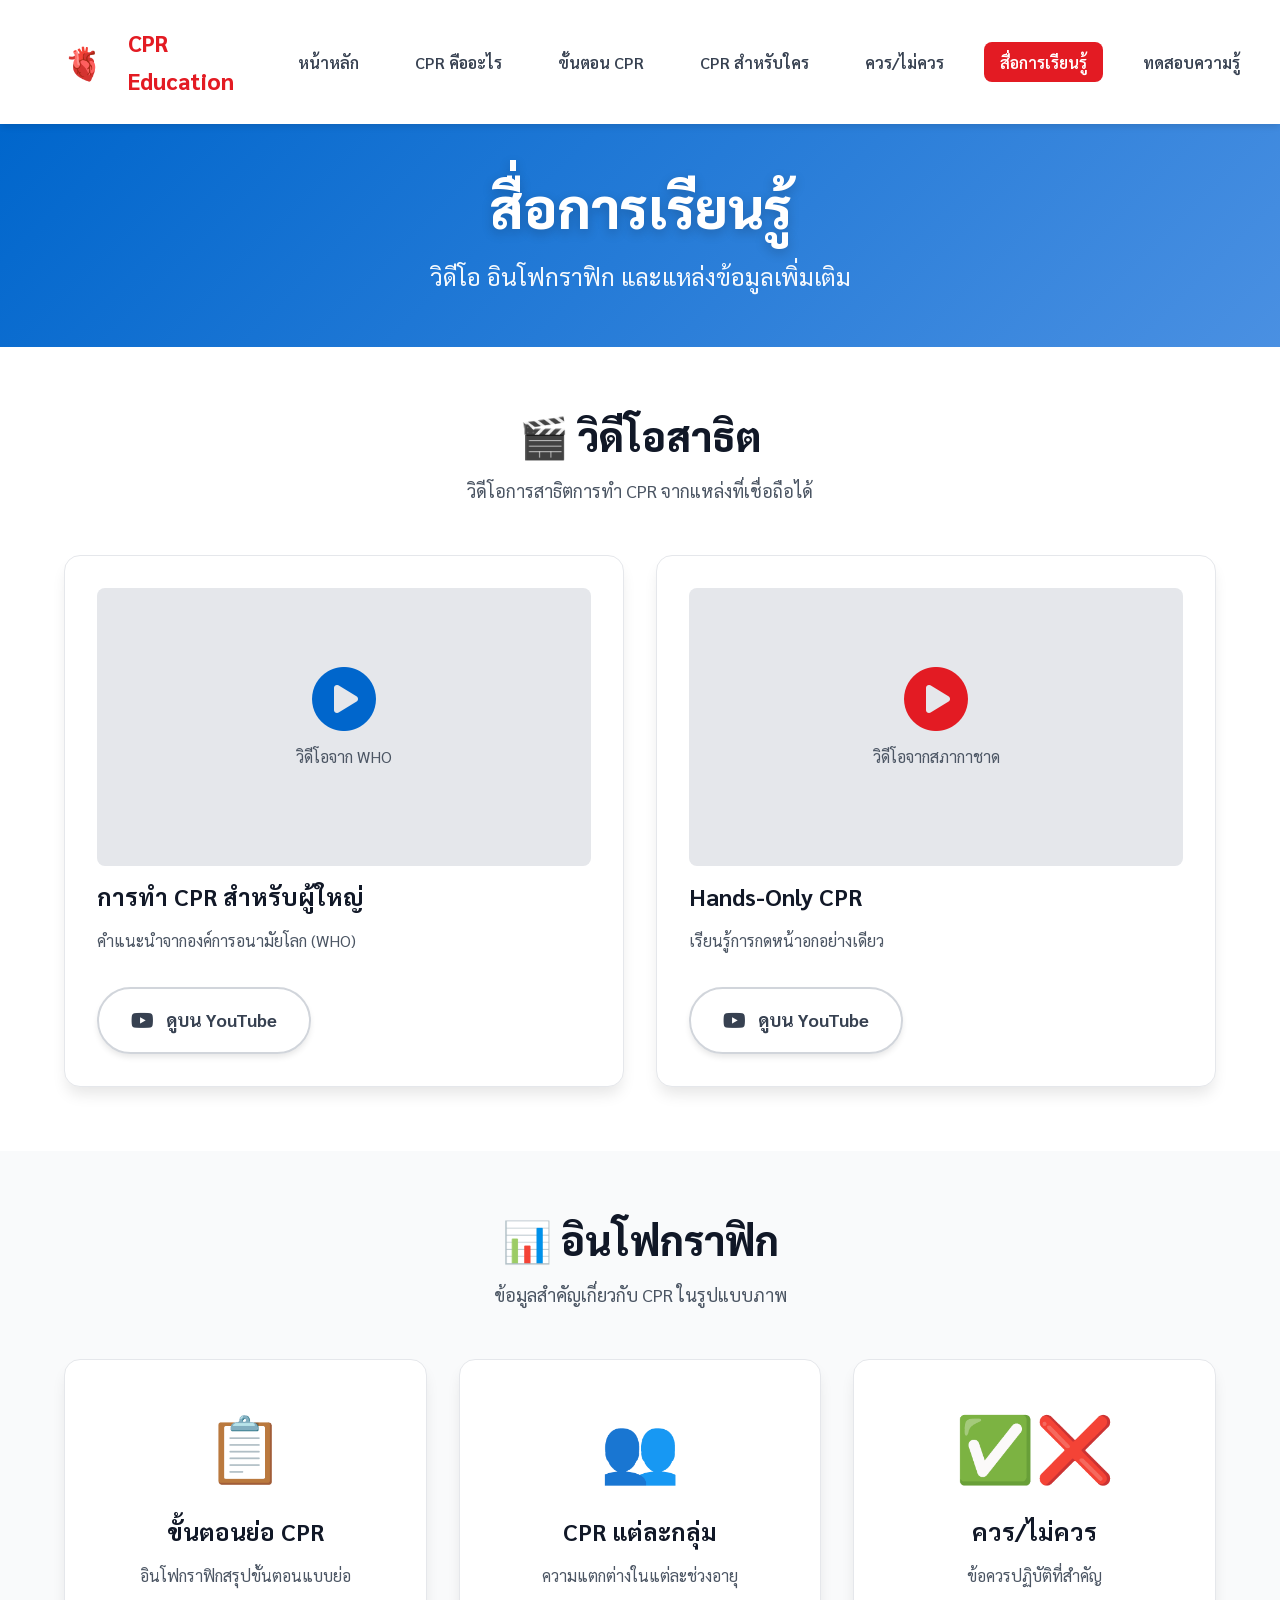
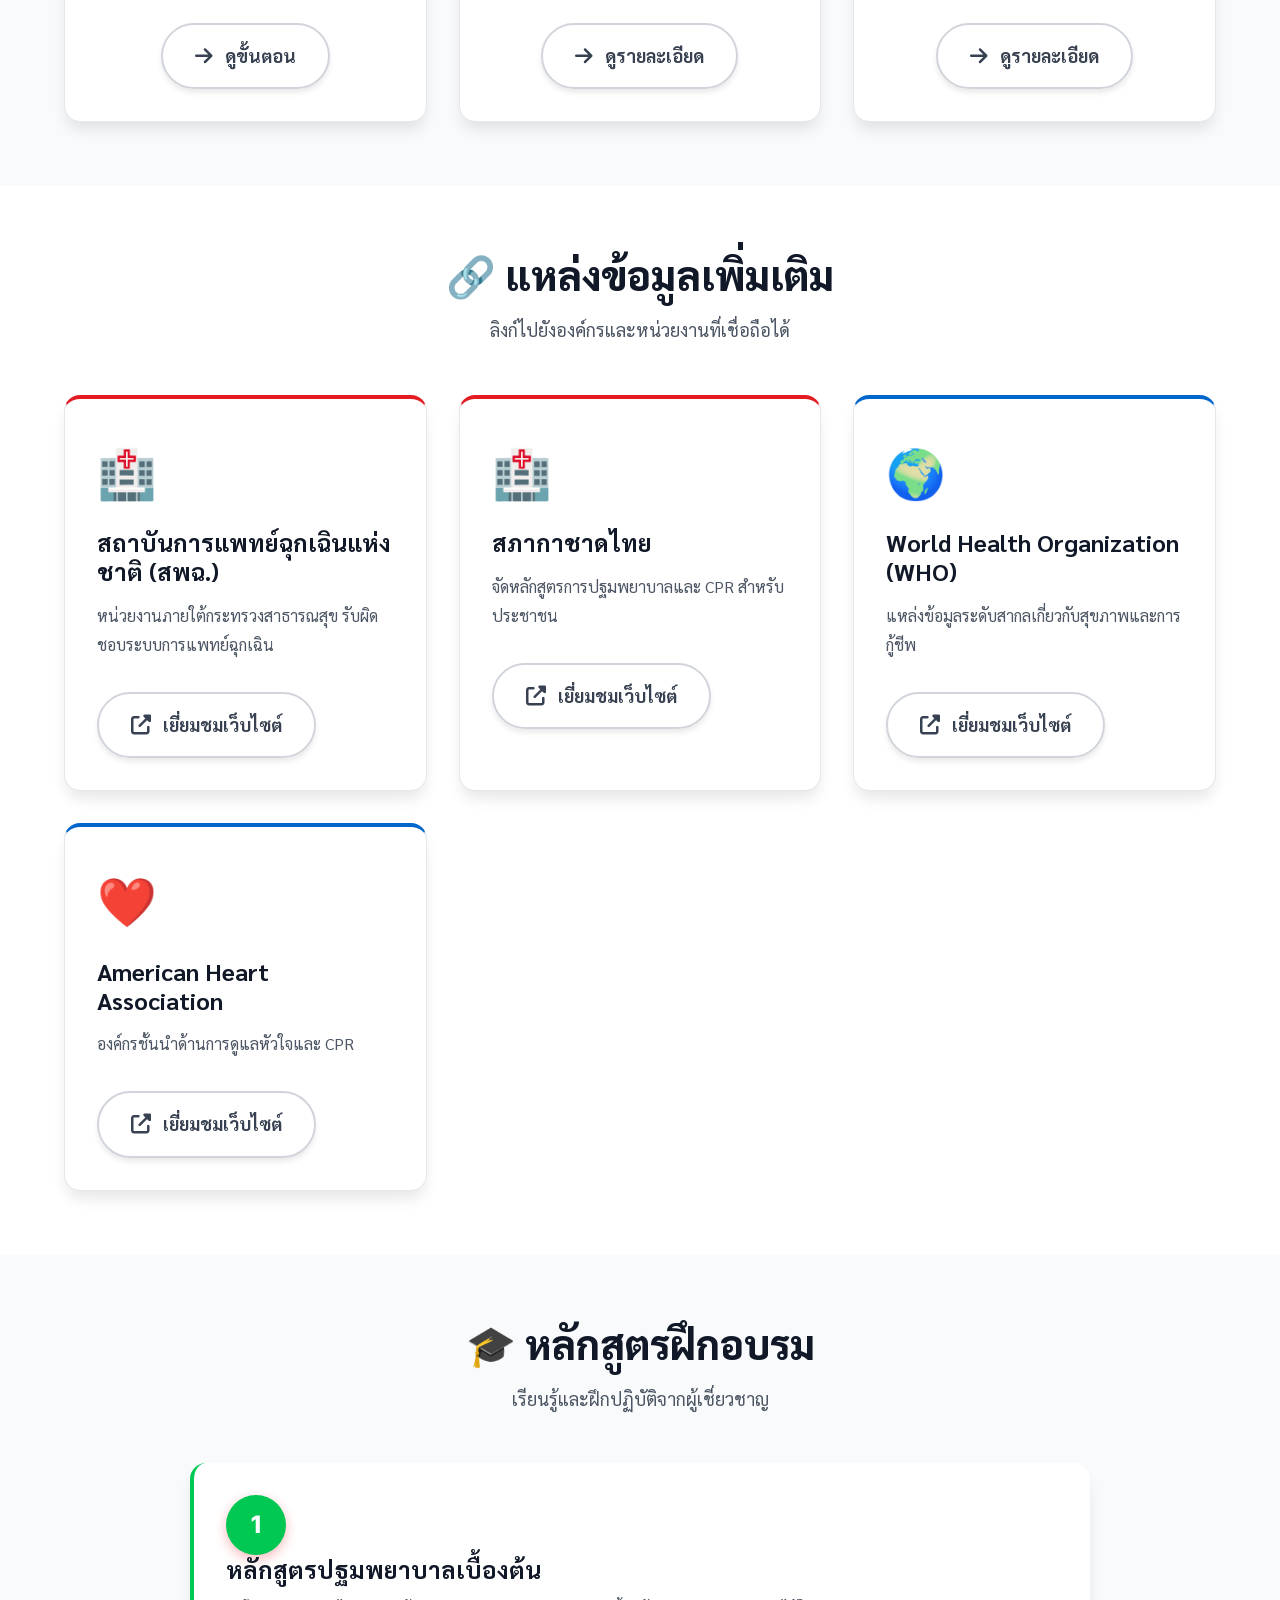
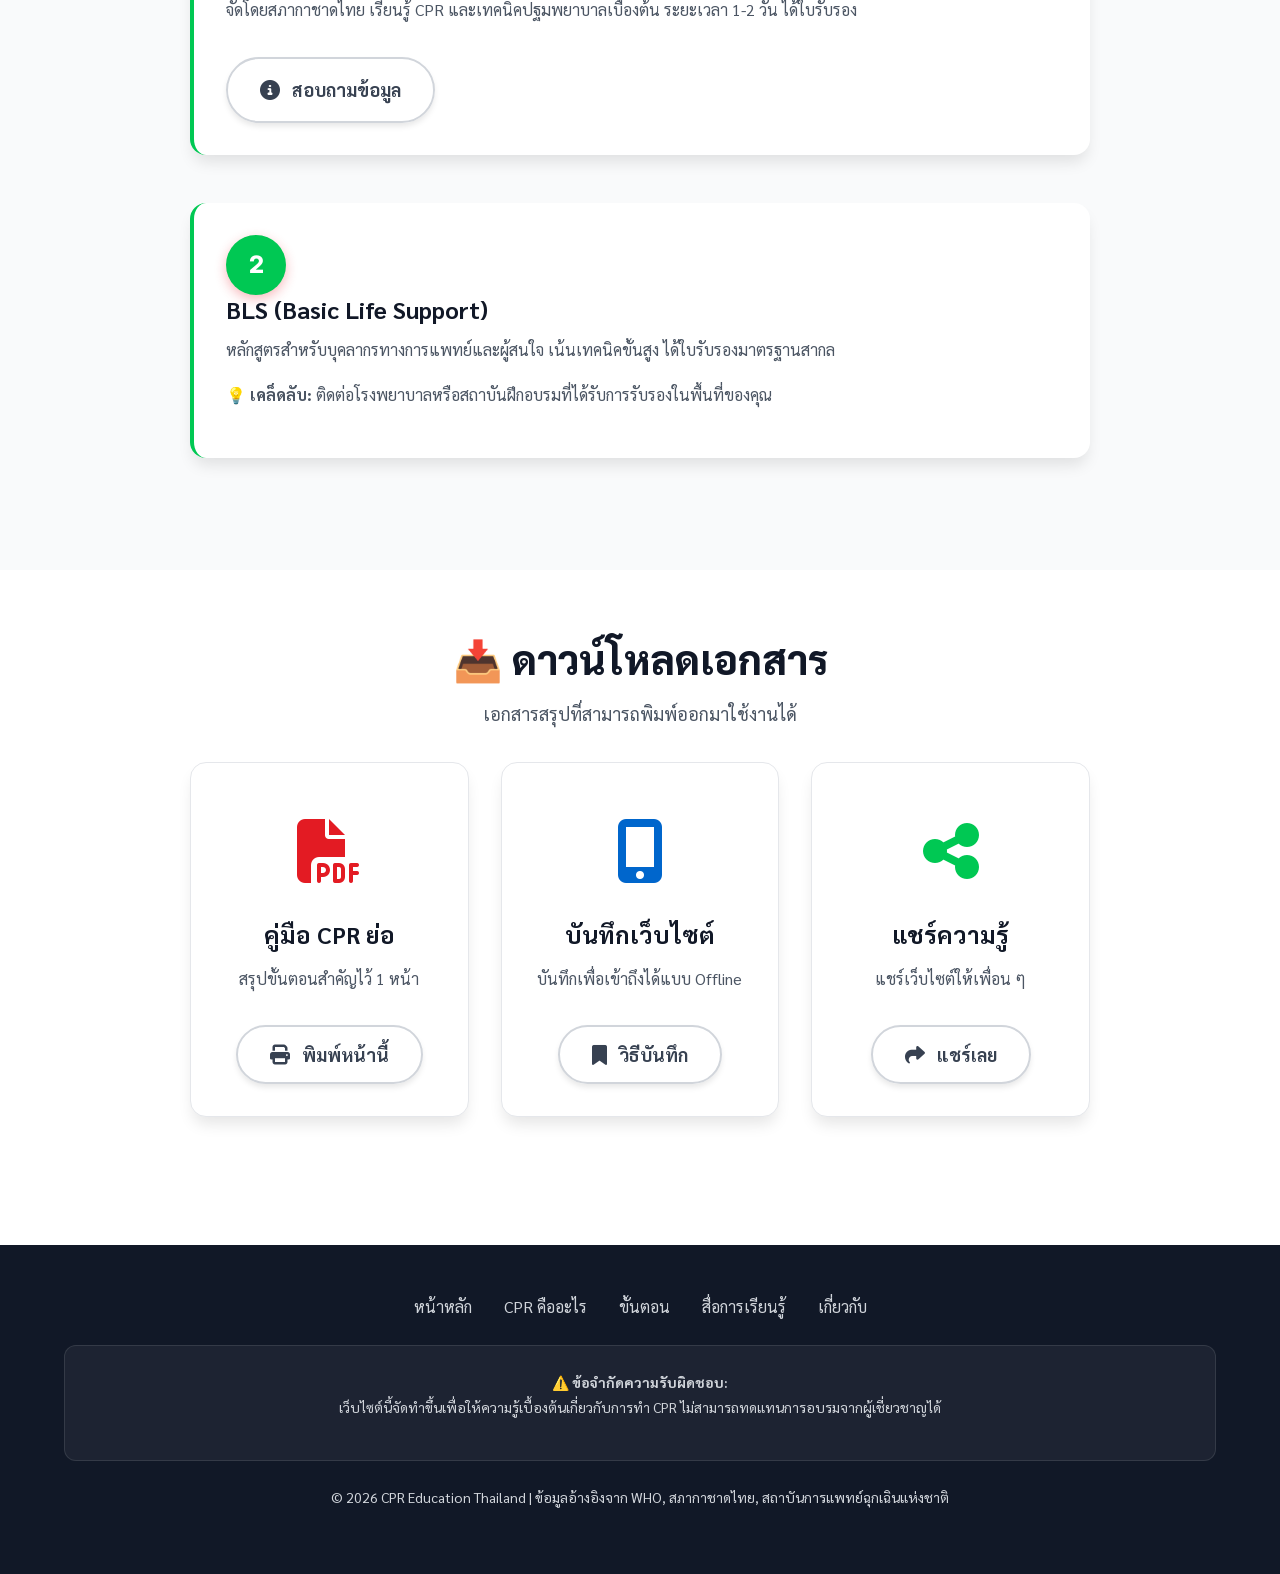
<file: pages/resources.html>
<!DOCTYPE html>
<html lang="th">

<head>
    <meta charset="UTF-8">
    <meta name="viewport" content="width=device-width, initial-scale=1.0">
    <meta name="description" content="สื่อการเรียนรู้ CPR - วิดีโอ อินโฟกราฟิก และแหล่งข้อมูลเพิ่มเติม">
    <title>สื่อการเรียนรู้ | CPR Education</title>

    <link rel="stylesheet" href="../style.css">
    <link rel="stylesheet" href="https://cdnjs.cloudflare.com/ajax/libs/font-awesome/6.4.0/css/all.min.css">
</head>

<body>
    <!-- Navigation -->
    <nav class="navbar">
        <div class="nav-container">
            <a href="../index.html" class="logo">
                <span class="logo-icon">🫀</span>
                <span>CPR Education</span>
            </a>

            <button class="menu-toggle" id="menuToggle">
                <i class="fas fa-bars"></i>
            </button>

            <ul class="nav-menu" id="navMenu">
                <li><a href="../index.html" class="nav-link">หน้าหลัก</a></li>
                <li><a href="what-is-cpr.html" class="nav-link">CPR คืออะไร</a></li>
                <li><a href="steps.html" class="nav-link">ขั้นตอน CPR</a></li>
                <li><a href="who-needs-cpr.html" class="nav-link">CPR สำหรับใคร</a></li>
                <li><a href="dos-donts.html" class="nav-link">ควร/ไม่ควร</a></li>
                <li><a href="resources.html" class="nav-link active">สื่อการเรียนรู้</a></li>
                <li><a href="quiz.html" class="nav-link">ทดสอบความรู้</a></li>
                <li><a href="about.html" class="nav-link">เกี่ยวกับ</a></li>
                <li><a href="#" class="nav-link nav-emergency-btn" id="emergencyBtn">⚠️ ฉุกเฉิน</a></li>
            </ul>
        </div>
    </nav>

    <!-- Header -->
    <section class="section"
        style="background: linear-gradient(135deg, var(--color-medical-blue) 0%, var(--color-medical-blue-light) 100%); color: white; padding: var(--spacing-2xl) 0;">
        <div class="container text-center">
            <h1 class="hero-title" style="margin: 0;">สื่อการเรียนรู้</h1>
            <p class="hero-subtitle" style="margin: var(--spacing-md) 0 0 0;">
                วิดีโอ อินโฟกราฟิก และแหล่งข้อมูลเพิ่มเติม
            </p>
        </div>
    </section>

    <!-- Video Resources -->
    <section class="section">
        <div class="container">
            <div class="section-header">
                <h2 class="section-title">🎬 วิดีโอสาธิต</h2>
                <p class="section-subtitle">
                    วิดีโอการสาธิตการทำ CPR จากแหล่งที่เชื่อถือได้
                </p>
            </div>

            <div class="grid grid-2">
                <div class="card animate-on-scroll">
                    <div
                        style="position: relative; padding-bottom: 56.25%; background: var(--color-gray-200); border-radius: var(--radius-md); margin-bottom: var(--spacing-md);">
                        <div
                            style="position: absolute; top: 50%; left: 50%; transform: translate(-50%, -50%); text-align: center;">
                            <i class="fas fa-play-circle"
                                style="font-size: 4rem; color: var(--color-medical-blue);"></i>
                            <p style="margin-top: var(--spacing-sm); color: var(--color-gray-600);">วิดีโอจาก WHO</p>
                        </div>
                    </div>
                    <h3>การทำ CPR สำหรับผู้ใหญ่</h3>
                    <p class="card-text">คำแนะนำจากองค์การอนามัยโลก (WHO)</p>
                    <a href="https://www.youtube.com/results?search_query=WHO+CPR+adult+tutorial" target="_blank"
                        class="btn btn-outline mt-md">
                        <i class="fab fa-youtube btn-icon"></i>
                        ดูบน YouTube
                    </a>
                </div>

                <div class="card animate-on-scroll">
                    <div
                        style="position: relative; padding-bottom: 56.25%; background: var(--color-gray-200); border-radius: var(--radius-md); margin-bottom: var(--spacing-md);">
                        <div
                            style="position: absolute; top: 50%; left: 50%; transform: translate(-50%, -50%); text-align: center;">
                            <i class="fas fa-play-circle"
                                style="font-size: 4rem; color: var(--color-emergency-red);"></i>
                            <p style="margin-top: var(--spacing-sm); color: var(--color-gray-600);">วิดีโอจากสภากาชาด
                            </p>
                        </div>
                    </div>
                    <h3>Hands-Only CPR</h3>
                    <p class="card-text">เรียนรู้การกดหน้าอกอย่างเดียว</p>
                    <a href="https://www.youtube.com/results?search_query=hands+only+CPR+tutorial+thai" target="_blank"
                        class="btn btn-outline mt-md">
                        <i class="fab fa-youtube btn-icon"></i>
                        ดูบน YouTube
                    </a>
                </div>
            </div>
        </div>
    </section>

    <!-- Infographics -->
    <section class="section" style="background: var(--color-gray-50);">
        <div class="container">
            <div class="section-header">
                <h2 class="section-title">📊 อินโฟกราฟิก</h2>
                <p class="section-subtitle">
                    ข้อมูลสำคัญเกี่ยวกับ CPR ในรูปแบบภาพ
                </p>
            </div>

            <div class="grid grid-3">
                <div class="card text-center animate-on-scroll">
                    <div style="font-size: 4rem; margin-bottom: var(--spacing-md);">📋</div>
                    <h3>ขั้นตอนย่อ CPR</h3>
                    <p class="card-text">อินโฟกราฟิกสรุปขั้นตอนแบบย่อ</p>
                    <a href="steps.html" class="btn btn-outline mt-md">
                        <i class="fas fa-arrow-right btn-icon"></i>
                        ดูขั้นตอน
                    </a>
                </div>

                <div class="card text-center animate-on-scroll">
                    <div style="font-size: 4rem; margin-bottom: var(--spacing-md);">👥</div>
                    <h3>CPR แต่ละกลุ่ม</h3>
                    <p class="card-text">ความแตกต่างในแต่ละช่วงอายุ</p>
                    <a href="who-needs-cpr.html" class="btn btn-outline mt-md">
                        <i class="fas fa-arrow-right btn-icon"></i>
                        ดูรายละเอียด
                    </a>
                </div>

                <div class="card text-center animate-on-scroll">
                    <div style="font-size: 4rem; margin-bottom: var(--spacing-md);">✅❌</div>
                    <h3>ควร/ไม่ควร</h3>
                    <p class="card-text">ข้อควรปฏิบัติที่สำคัญ</p>
                    <a href="dos-donts.html" class="btn btn-outline mt-md">
                        <i class="fas fa-arrow-right btn-icon"></i>
                        ดูรายละเอียด
                    </a>
                </div>
            </div>
        </div>
    </section>

    <!-- External Resources -->
    <section class="section">
        <div class="container">
            <div class="section-header">
                <h2 class="section-title">🔗 แหล่งข้อมูลเพิ่มเติม</h2>
                <p class="section-subtitle">
                    ลิงก์ไปยังองค์กรและหน่วยงานที่เชื่อถือได้
                </p>
            </div>

            <div class="grid grid-2">
                <div class="card animate-on-scroll" style="border-top: 4px solid var(--color-emergency-red);">
                    <div style="font-size: 3rem; margin-bottom: var(--spacing-md);">🏥</div>
                    <h3>สถาบันการแพทย์ฉุกเฉินแห่งชาติ (สพฉ.)</h3>
                    <p class="card-text">
                        หน่วยงานภายใต้กระทรวงสาธารณสุข รับผิดชอบระบบการแพทย์ฉุกเฉิน
                    </p>
                    <a href="https://www.niems.go.th/" target="_blank" class="btn btn-outline mt-md">
                        <i class="fas fa-external-link-alt btn-icon"></i>
                        เยี่ยมชมเว็บไซต์
                    </a>
                </div>

                <div class="card animate-on-scroll" style="border-top: 4px solid var(--color-emergency-red);">
                    <div style="font-size: 3rem; margin-bottom: var(--spacing-md);">🏥</div>
                    <h3>สภากาชาดไทย</h3>
                    <p class="card-text">
                        จัดหลักสูตรการปฐมพยาบาลและ CPR สำหรับประชาชน
                    </p>
                    <a href="https://www.redcross.or.th/" target="_blank" class="btn btn-outline mt-md">
                        <i class="fas fa-external-link-alt btn-icon"></i>
                        เยี่ยมชมเว็บไซต์
                    </a>
                </div>

                <div class="card animate-on-scroll" style="border-top: 4px solid var(--color-medical-blue);">
                    <div style="font-size: 3rem; margin-bottom: var(--spacing-md);">🌍</div>
                    <h3>World Health Organization (WHO)</h3>
                    <p class="card-text">
                        แหล่งข้อมูลระดับสากลเกี่ยวกับสุขภาพและการกู้ชีพ
                    </p>
                    <a href="https://www.who.int/" target="_blank" class="btn btn-outline mt-md">
                        <i class="fas fa-external-link-alt btn-icon"></i>
                        เยี่ยมชมเว็บไซต์
                    </a>
                </div>

                <div class="card animate-on-scroll" style="border-top: 4px solid var(--color-medical-blue);">
                    <div style="font-size: 3rem; margin-bottom: var(--spacing-md);">❤️</div>
                    <h3>American Heart Association</h3>
                    <p class="card-text">
                        องค์กรชั้นนำด้านการดูแลหัวใจและ CPR
                    </p>
                    <a href="https://www.heart.org/" target="_blank" class="btn btn-outline mt-md">
                        <i class="fas fa-external-link-alt btn-icon"></i>
                        เยี่ยมชมเว็บไซต์
                    </a>
                </div>
            </div>
        </div>
    </section>

    <!-- Training Courses -->
    <section class="section" style="background: var(--color-gray-50);">
        <div class="container">
            <div class="section-header">
                <h2 class="section-title">🎓 หลักสูตรฝึกอบรม</h2>
                <p class="section-subtitle">
                    เรียนรู้และฝึกปฏิบัติจากผู้เชี่ยวชาญ
                </p>
            </div>

            <div class="steps-container" style="max-width: 900px;">
                <div class="step animate-on-scroll" style="border-left-color: var(--color-success-green);">
                    <div class="step-number" style="background: var(--color-success-green);">1</div>
                    <div class="step-content">
                        <h3 class="step-title">หลักสูตรปฐมพยาบาลเบื้องต้น</h3>
                        <p class="step-description">
                            จัดโดยสภากาชาดไทย เรียนรู้ CPR และเทคนิคปฐมพยาบาลเบื้องต้น
                            ระยะเวลา 1-2 วัน ได้ใบรับรอง
                        </p>
                        <a href="https://www.redcross.or.th/" target="_blank" class="btn btn-outline mt-md">
                            <i class="fas fa-info-circle btn-icon"></i>
                            สอบถามข้อมูล
                        </a>
                    </div>
                </div>

                <div class="step animate-on-scroll" style="border-left-color: var(--color-success-green);">
                    <div class="step-number" style="background: var(--color-success-green);">2</div>
                    <div class="step-content">
                        <h3 class="step-title">BLS (Basic Life Support)</h3>
                        <p class="step-description">
                            หลักสูตรสำหรับบุคลากรทางการแพทย์และผู้สนใจ เน้นเทคนิคขั้นสูง
                            ได้ใบรับรองมาตรฐานสากล
                        </p>
                        <p style="color: var(--color-gray-600); margin-top: var(--spacing-md);">
                            <strong>💡 เคล็ดลับ:</strong>
                            ติดต่อโรงพยาบาลหรือสถาบันฝึกอบรมที่ได้รับการรับรองในพื้นที่ของคุณ
                        </p>
                    </div>
                </div>
            </div>
        </div>
    </section>

    <!-- Download Resources -->
    <section class="section">
        <div class="container text-center">
            <h2 class="section-title">📥 ดาวน์โหลดเอกสาร</h2>
            <p class="section-subtitle mb-xl">
                เอกสารสรุปที่สามารถพิมพ์ออกมาใช้งานได้
            </p>

            <div class="grid grid-3" style="max-width: 900px; margin: 0 auto;">
                <div class="card text-center">
                    <div style="font-size: 4rem; margin-bottom: var(--spacing-md); color: var(--color-emergency-red);">
                        <i class="fas fa-file-pdf"></i>
                    </div>
                    <h3>คู่มือ CPR ย่อ</h3>
                    <p class="card-text">สรุปขั้นตอนสำคัญไว้ 1 หน้า</p>
                    <button class="btn btn-outline mt-md" onclick="window.print()">
                        <i class="fas fa-print btn-icon"></i>
                        พิมพ์หน้านี้
                    </button>
                </div>

                <div class="card text-center">
                    <div style="font-size: 4rem; margin-bottom: var(--spacing-md); color: var(--color-medical-blue);">
                        <i class="fas fa-mobile-alt"></i>
                    </div>
                    <h3>บันทึกเว็บไซต์</h3>
                    <p class="card-text">บันทึกเพื่อเข้าถึงได้แบบ Offline</p>
                    <button class="btn btn-outline mt-md"
                        onclick="alert('กด Ctrl+D (Windows) หรือ Cmd+D (Mac) เพื่อบุ๊กมาร์ก')">
                        <i class="fas fa-bookmark btn-icon"></i>
                        วิธีบันทึก
                    </button>
                </div>

                <div class="card text-center">
                    <div style="font-size: 4rem; margin-bottom: var(--spacing-md); color: var(--color-success-green);">
                        <i class="fas fa-share-alt"></i>
                    </div>
                    <h3>แชร์ความรู้</h3>
                    <p class="card-text">แชร์เว็บไซต์ให้เพื่อน ๆ</p>
                    <button class="btn btn-outline mt-md" onclick="sharePage()">
                        <i class="fas fa-share btn-icon"></i>
                        แชร์เลย
                    </button>
                </div>
            </div>
        </div>
    </section>

    <!-- Emergency Mode Modal -->
    <div id="emergency-mode">
        <div class="emergency-header">
            <h1 class="emergency-title">⚠️ โหมดฉุกเฉิน</h1>
        </div>

        <p class="emergency-step" id="emergencyStep">
            กดหน้าอกลึก 5-6 ซม.<br>
            ตามจังหวะเสียง 100-120 ครั้ง/นาที
        </p>

        <div class="beat-indicator" id="beatIndicator"></div>

        <div class="compression-count">
            <span id="compressionCount">0</span>/30
        </div>

        <div class="emergency-controls">
            <a href="tel:1669" class="btn btn-large btn-emergency-call">
                <i class="fas fa-phone btn-icon"></i>
                โทร 1669
            </a>
            <button class="btn btn-large btn-emergency-close" id="closeEmergency">
                <i class="fas fa-times btn-icon"></i>
                ปิดโหมดฉุกเฉิน
            </button>
        </div>
    </div>

    <!-- Footer -->
    <footer class="footer">
        <div class="footer-content">
            <div class="footer-links">
                <a href="../index.html" class="footer-link">หน้าหลัก</a>
                <a href="what-is-cpr.html" class="footer-link">CPR คืออะไร</a>
                <a href="steps.html" class="footer-link">ขั้นตอน</a>
                <a href="resources.html" class="footer-link">สื่อการเรียนรู้</a>
                <a href="about.html" class="footer-link">เกี่ยวกับ</a>
            </div>

            <div class="footer-disclaimer">
                <p>
                    <strong>⚠️ ข้อจำกัดความรับผิดชอบ:</strong><br>
                    เว็บไซต์นี้จัดทำขึ้นเพื่อให้ความรู้เบื้องต้นเกี่ยวกับการทำ CPR
                    ไม่สามารถทดแทนการอบรมจากผู้เชี่ยวชาญได้
                </p>
            </div>

            <p class="footer-text mt-lg">
                © 2026 CPR Education Thailand | ข้อมูลอ้างอิงจาก WHO, สภากาชาดไทย, สถาบันการแพทย์ฉุกเฉินแห่งชาติ
            </p>
        </div>
    </footer>

    <script src="../script.js"></script>
</body>

</html>
</file>
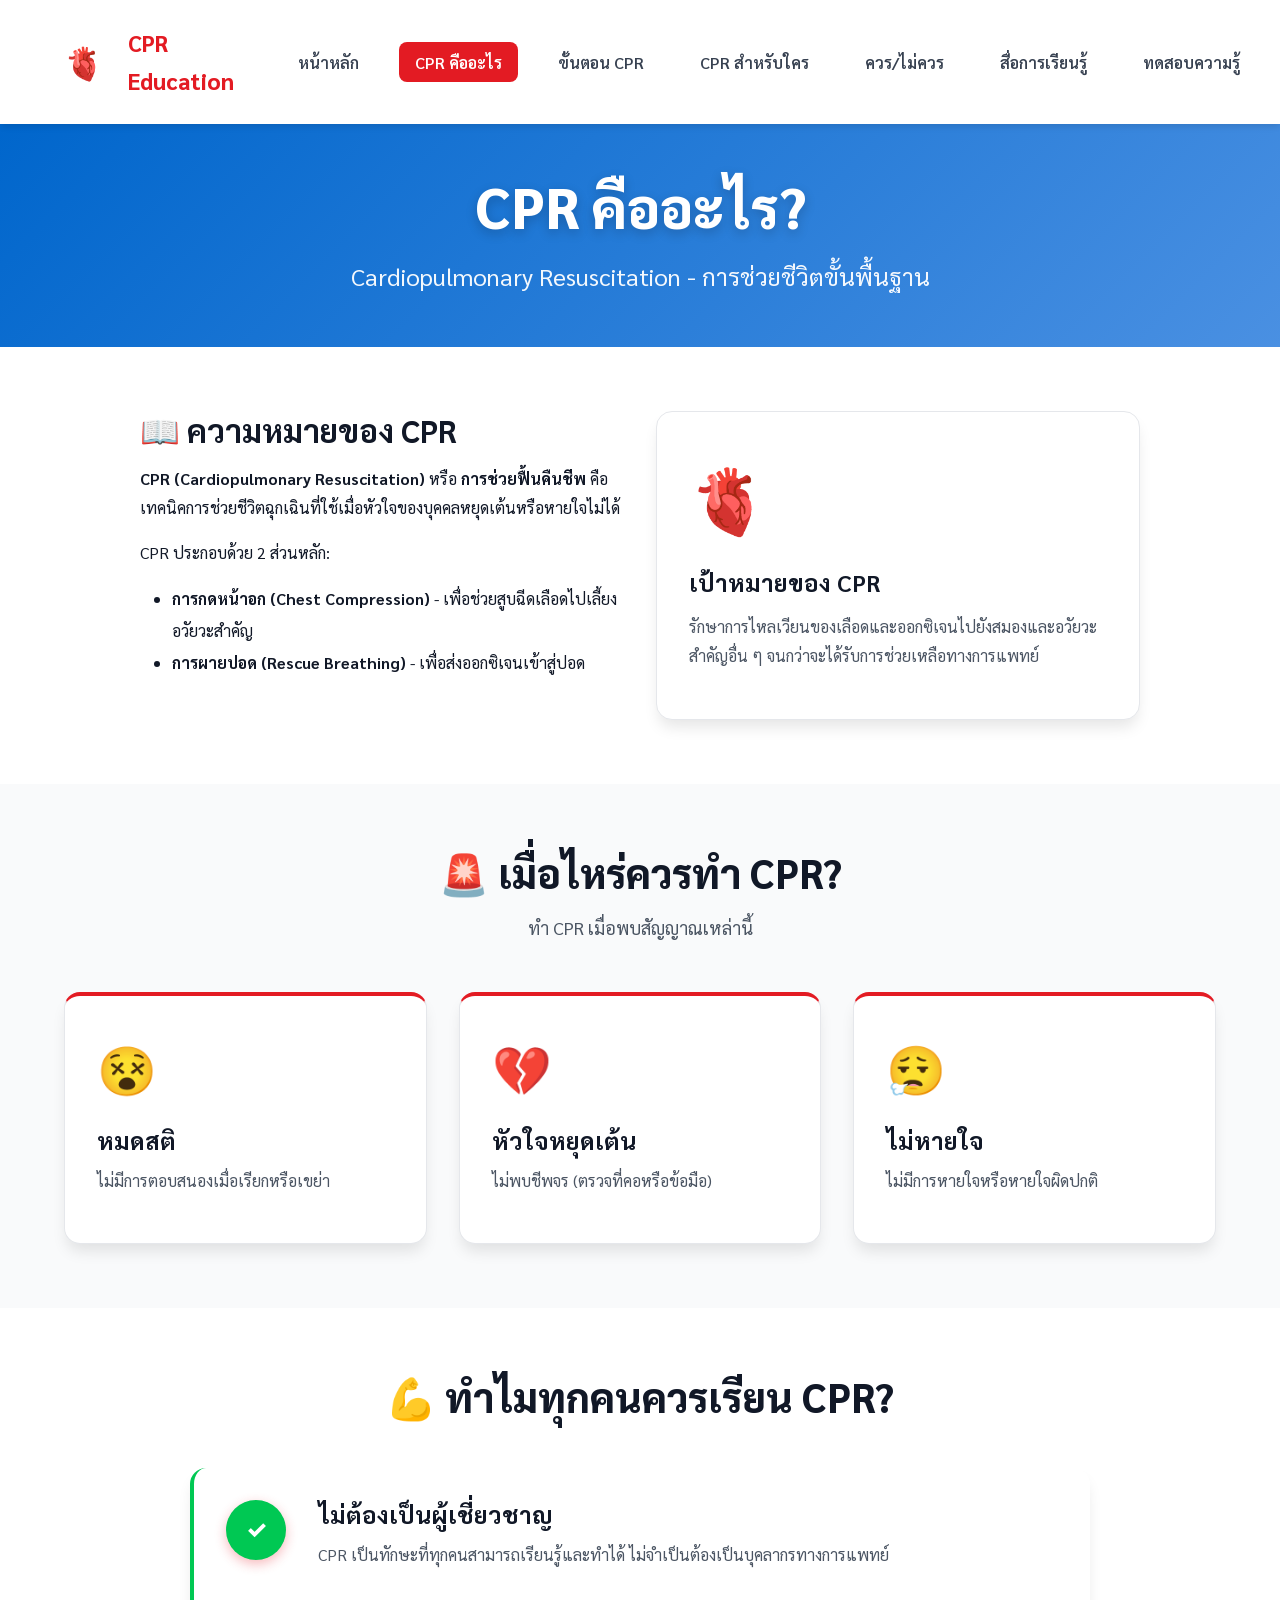
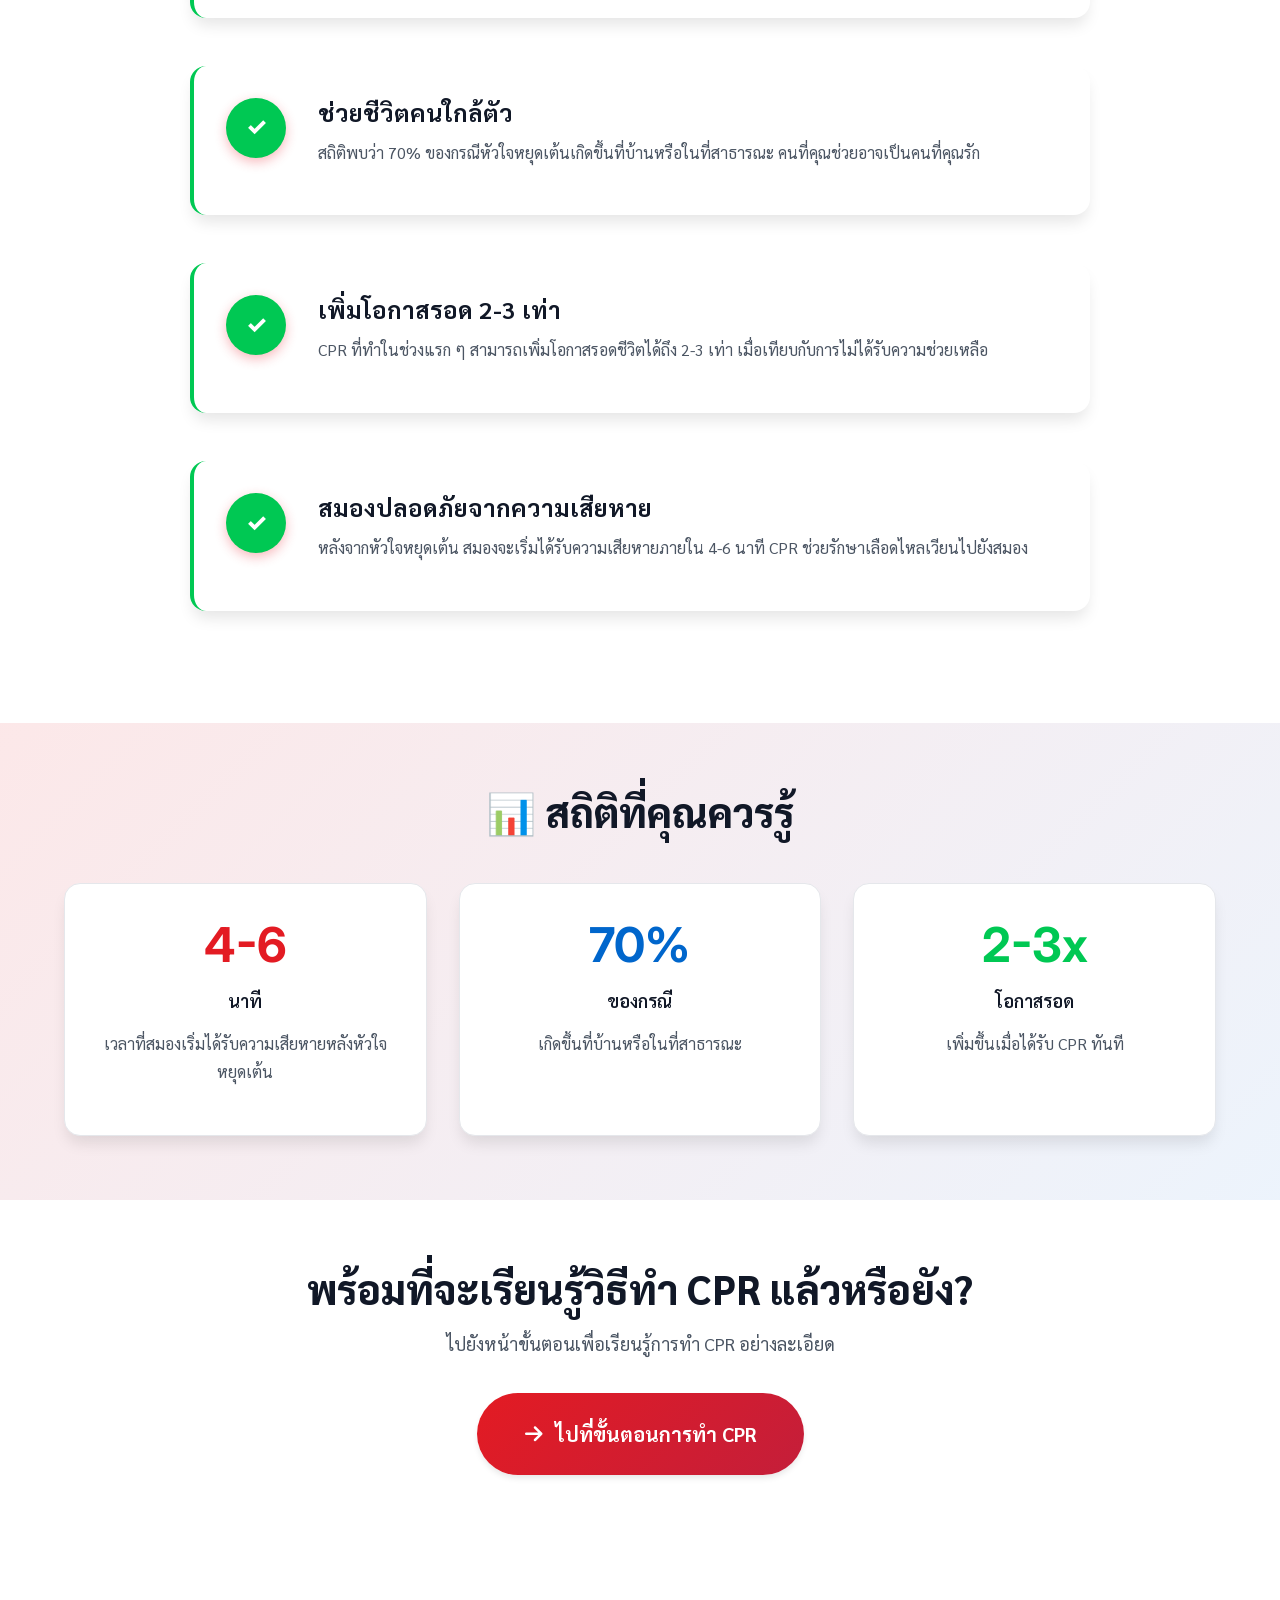
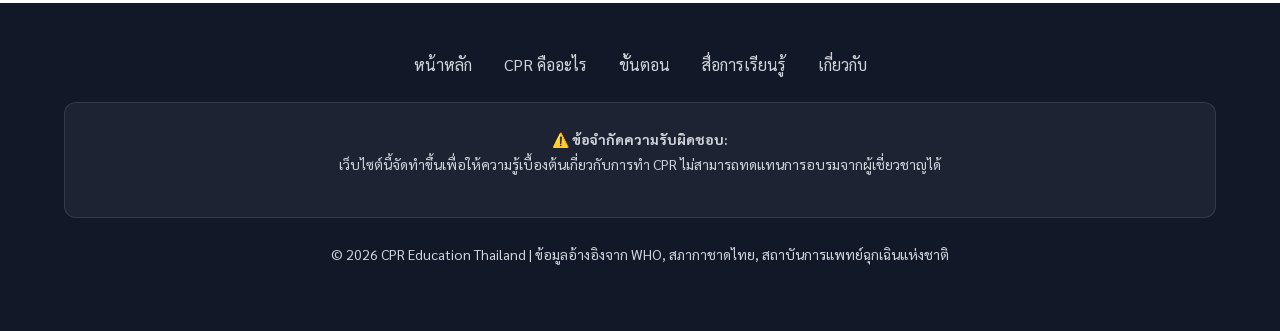
<file: pages/what-is-cpr.html>
<!DOCTYPE html>
<html lang="th">

<head>
    <meta charset="UTF-8">
    <meta name="viewport" content="width=device-width, initial-scale=1.0">
    <meta name="description" content="CPR คืออะไร - เรียนรู้พื้นฐานของการช่วยชีวิตด้วยการทำ CPR">
    <title>CPR คืออะไร? | CPR Education</title>

    <link rel="stylesheet" href="../style.css">
    <link rel="stylesheet" href="https://cdnjs.cloudflare.com/ajax/libs/font-awesome/6.4.0/css/all.min.css">
</head>

<body>
    <!-- Navigation -->
    <nav class="navbar">
        <div class="nav-container">
            <a href="../index.html" class="logo">
                <span class="logo-icon">🫀</span>
                <span>CPR Education</span>
            </a>

            <button class="menu-toggle" id="menuToggle">
                <i class="fas fa-bars"></i>
            </button>

            <ul class="nav-menu" id="navMenu">
                <li><a href="../index.html" class="nav-link">หน้าหลัก</a></li>
                <li><a href="what-is-cpr.html" class="nav-link active">CPR คืออะไร</a></li>
                <li><a href="steps.html" class="nav-link">ขั้นตอน CPR</a></li>
                <li><a href="who-needs-cpr.html" class="nav-link">CPR สำหรับใคร</a></li>
                <li><a href="dos-donts.html" class="nav-link">ควร/ไม่ควร</a></li>
                <li><a href="resources.html" class="nav-link">สื่อการเรียนรู้</a></li>
                <li><a href="quiz.html" class="nav-link">ทดสอบความรู้</a></li>
                <li><a href="about.html" class="nav-link">เกี่ยวกับ</a></li>
                <li><a href="#" class="nav-link nav-emergency-btn" id="emergencyBtn">⚠️ ฉุกเฉิน</a></li>
            </ul>
        </div>
    </nav>

    <!-- Header -->
    <section class="section"
        style="background: linear-gradient(135deg, var(--color-medical-blue) 0%, var(--color-medical-blue-light) 100%); color: white; padding: var(--spacing-2xl) 0;">
        <div class="container text-center">
            <h1 class="hero-title" style="margin: 0;">CPR คืออะไร?</h1>
            <p class="hero-subtitle" style="margin: var(--spacing-md) 0 0 0;">
                Cardiopulmonary Resuscitation - การช่วยชีวิตขั้นพื้นฐาน
            </p>
        </div>
    </section>

    <!-- Main Content -->
    <section class="section">
        <div class="container">
            <div class="grid grid-2" style="max-width: 1000px; margin: 0 auto;">
                <div>
                    <h2>📖 ความหมายของ CPR</h2>
                    <p>
                        <strong>CPR (Cardiopulmonary Resuscitation)</strong> หรือ <strong>การช่วยฟื้นคืนชีพ</strong>
                        คือเทคนิคการช่วยชีวิตฉุกเฉินที่ใช้เมื่อหัวใจของบุคคลหยุดเต้นหรือหายใจไม่ได้
                    </p>
                    <p>
                        CPR ประกอบด้วย 2 ส่วนหลัก:
                    </p>
                    <ul style="line-height: 2; margin-left: var(--spacing-xl);">
                        <li><strong>การกดหน้าอก (Chest Compression)</strong> - เพื่อช่วยสูบฉีดเลือดไปเลี้ยงอวัยวะสำคัญ
                        </li>
                        <li><strong>การผายปอด (Rescue Breathing)</strong> - เพื่อส่งออกซิเจนเข้าสู่ปอด</li>
                    </ul>
                </div>

                <div class="card">
                    <div class="card-icon" style="font-size: 4rem;">🫀</div>
                    <h3>เป้าหมายของ CPR</h3>
                    <p class="card-text">
                        รักษาการไหลเวียนของเลือดและออกซิเจนไปยังสมองและอวัยวะสำคัญอื่น ๆ
                        จนกว่าจะได้รับการช่วยเหลือทางการแพทย์
                    </p>
                </div>
            </div>
        </div>
    </section>

    <!-- When to use CPR -->
    <section class="section" style="background: var(--color-gray-50);">
        <div class="container">
            <div class="section-header">
                <h2 class="section-title">🚨 เมื่อไหร่ควรทำ CPR?</h2>
                <p class="section-subtitle">
                    ทำ CPR เมื่อพบสัญญาณเหล่านี้
                </p>
            </div>

            <div class="grid grid-3">
                <div class="card" style="border-top: 4px solid var(--color-emergency-red);">
                    <div class="card-icon">😵</div>
                    <h3 class="card-title">หมดสติ</h3>
                    <p class="card-text">
                        ไม่มีการตอบสนองเมื่อเรียกหรือเขย่า
                    </p>
                </div>

                <div class="card" style="border-top: 4px solid var(--color-emergency-red);">
                    <div class="card-icon">💔</div>
                    <h3 class="card-title">หัวใจหยุดเต้น</h3>
                    <p class="card-text">
                        ไม่พบชีพจร (ตรวจที่คอหรือข้อมือ)
                    </p>
                </div>

                <div class="card" style="border-top: 4px solid var(--color-emergency-red);">
                    <div class="card-icon">😮‍💨</div>
                    <h3 class="card-title">ไม่หายใจ</h3>
                    <p class="card-text">
                        ไม่มีการหายใจหรือหายใจผิดปกติ
                    </p>
                </div>
            </div>
        </div>
    </section>

    <!-- Why Learn CPR -->
    <section class="section">
        <div class="container">
            <div class="section-header">
                <h2 class="section-title">💪 ทำไมทุกคนควรเรียน CPR?</h2>
            </div>

            <div class="steps-container">
                <div class="step" style="border-left-color: var(--color-success-green);">
                    <div class="step-number" style="background: var(--color-success-green);">✓</div>
                    <div class="step-content">
                        <h3 class="step-title">ไม่ต้องเป็นผู้เชี่ยวชาญ</h3>
                        <p class="step-description">
                            CPR เป็นทักษะที่ทุกคนสามารถเรียนรู้และทำได้ ไม่จำเป็นต้องเป็นบุคลากรทางการแพทย์
                        </p>
                    </div>
                </div>

                <div class="step" style="border-left-color: var(--color-success-green);">
                    <div class="step-number" style="background: var(--color-success-green);">✓</div>
                    <div class="step-content">
                        <h3 class="step-title">ช่วยชีวิตคนใกล้ตัว</h3>
                        <p class="step-description">
                            สถิติพบว่า 70% ของกรณีหัวใจหยุดเต้นเกิดขึ้นที่บ้านหรือในที่สาธารณะ
                            คนที่คุณช่วยอาจเป็นคนที่คุณรัก
                        </p>
                    </div>
                </div>

                <div class="step" style="border-left-color: var(--color-success-green);">
                    <div class="step-number" style="background: var(--color-success-green);">✓</div>
                    <div class="step-content">
                        <h3 class="step-title">เพิ่มโอกาสรอด 2-3 เท่า</h3>
                        <p class="step-description">
                            CPR ที่ทำในช่วงแรก ๆ สามารถเพิ่มโอกาสรอดชีวิตได้ถึง 2-3 เท่า
                            เมื่อเทียบกับการไม่ได้รับความช่วยเหลือ
                        </p>
                    </div>
                </div>

                <div class="step" style="border-left-color: var(--color-success-green);">
                    <div class="step-number" style="background: var(--color-success-green);">✓</div>
                    <div class="step-content">
                        <h3 class="step-title">สมองปลอดภัยจากความเสียหาย</h3>
                        <p class="step-description">
                            หลังจากหัวใจหยุดเต้น สมองจะเริ่มได้รับความเสียหายภายใน 4-6 นาที
                            CPR ช่วยรักษาเลือดไหลเวียนไปยังสมอง
                        </p>
                    </div>
                </div>
            </div>
        </div>
    </section>

    <!-- Statistics -->
    <section class="section"
        style="background: linear-gradient(135deg, rgba(227, 27, 35, 0.1) 0%, rgba(74, 144, 226, 0.1) 100%);">
        <div class="container">
            <div class="section-header">
                <h2 class="section-title">📊 สถิติที่คุณควรรู้</h2>
            </div>

            <div class="grid grid-3">
                <div class="card text-center">
                    <h3
                        style="font-size: 3rem; color: var(--color-emergency-red); font-family: var(--font-numbers); margin-bottom: var(--spacing-sm);">
                        4-6
                    </h3>
                    <p style="font-size: 1.125rem; font-weight: 600; margin-bottom: var(--spacing-sm);">นาที</p>
                    <p class="card-text">
                        เวลาที่สมองเริ่มได้รับความเสียหายหลังหัวใจหยุดเต้น
                    </p>
                </div>

                <div class="card text-center">
                    <h3
                        style="font-size: 3rem; color: var(--color-medical-blue); font-family: var(--font-numbers); margin-bottom: var(--spacing-sm);">
                        70%
                    </h3>
                    <p style="font-size: 1.125rem; font-weight: 600; margin-bottom: var(--spacing-sm);">ของกรณี</p>
                    <p class="card-text">
                        เกิดขึ้นที่บ้านหรือในที่สาธารณะ
                    </p>
                </div>

                <div class="card text-center">
                    <h3
                        style="font-size: 3rem; color: var(--color-success-green); font-family: var(--font-numbers); margin-bottom: var(--spacing-sm);">
                        2-3x
                    </h3>
                    <p style="font-size: 1.125rem; font-weight: 600; margin-bottom: var(--spacing-sm);">โอกาสรอด</p>
                    <p class="card-text">
                        เพิ่มขึ้นเมื่อได้รับ CPR ทันที
                    </p>
                </div>
            </div>
        </div>
    </section>

    <!-- CTA -->
    <section class="section">
        <div class="container text-center">
            <h2 class="section-title">พร้อมที่จะเรียนรู้วิธีทำ CPR แล้วหรือยัง?</h2>
            <p class="section-subtitle mb-xl">
                ไปยังหน้าขั้นตอนเพื่อเรียนรู้การทำ CPR อย่างละเอียด
            </p>

            <a href="steps.html" class="btn btn-primary btn-large">
                <i class="fas fa-arrow-right btn-icon"></i>
                ไปที่ขั้นตอนการทำ CPR
            </a>
        </div>
    </section>

    <!-- Emergency Mode Modal -->
    <div id="emergency-mode">
        <div class="emergency-header">
            <h1 class="emergency-title">⚠️ โหมดฉุกเฉิน</h1>
        </div>

        <p class="emergency-step" id="emergencyStep">
            กดหน้าอกลึก 5-6 ซม.<br>
            ตามจังหวะเสียง 100-120 ครั้ง/นาที
        </p>

        <div class="beat-indicator" id="beatIndicator"></div>

        <div class="compression-count">
            <span id="compressionCount">0</span>/30
        </div>

        <div class="emergency-controls">
            <a href="tel:1669" class="btn btn-large btn-emergency-call">
                <i class="fas fa-phone btn-icon"></i>
                โทร 1669
            </a>
            <button class="btn btn-large btn-emergency-close" id="closeEmergency">
                <i class="fas fa-times btn-icon"></i>
                ปิดโหมดฉุกเฉิน
            </button>
        </div>
    </div>

    <!-- Footer -->
    <footer class="footer">
        <div class="footer-content">
            <div class="footer-links">
                <a href="../index.html" class="footer-link">หน้าหลัก</a>
                <a href="what-is-cpr.html" class="footer-link">CPR คืออะไร</a>
                <a href="steps.html" class="footer-link">ขั้นตอน</a>
                <a href="resources.html" class="footer-link">สื่อการเรียนรู้</a>
                <a href="about.html" class="footer-link">เกี่ยวกับ</a>
            </div>

            <div class="footer-disclaimer">
                <p>
                    <strong>⚠️ ข้อจำกัดความรับผิดชอบ:</strong><br>
                    เว็บไซต์นี้จัดทำขึ้นเพื่อให้ความรู้เบื้องต้นเกี่ยวกับการทำ CPR
                    ไม่สามารถทดแทนการอบรมจากผู้เชี่ยวชาญได้
                </p>
            </div>

            <p class="footer-text mt-lg">
                © 2026 CPR Education Thailand | ข้อมูลอ้างอิงจาก WHO, สภากาชาดไทย, สถาบันการแพทย์ฉุกเฉินแห่งชาติ
            </p>
        </div>
    </footer>

    <script src="../script.js"></script>
</body>

</html>
</file>
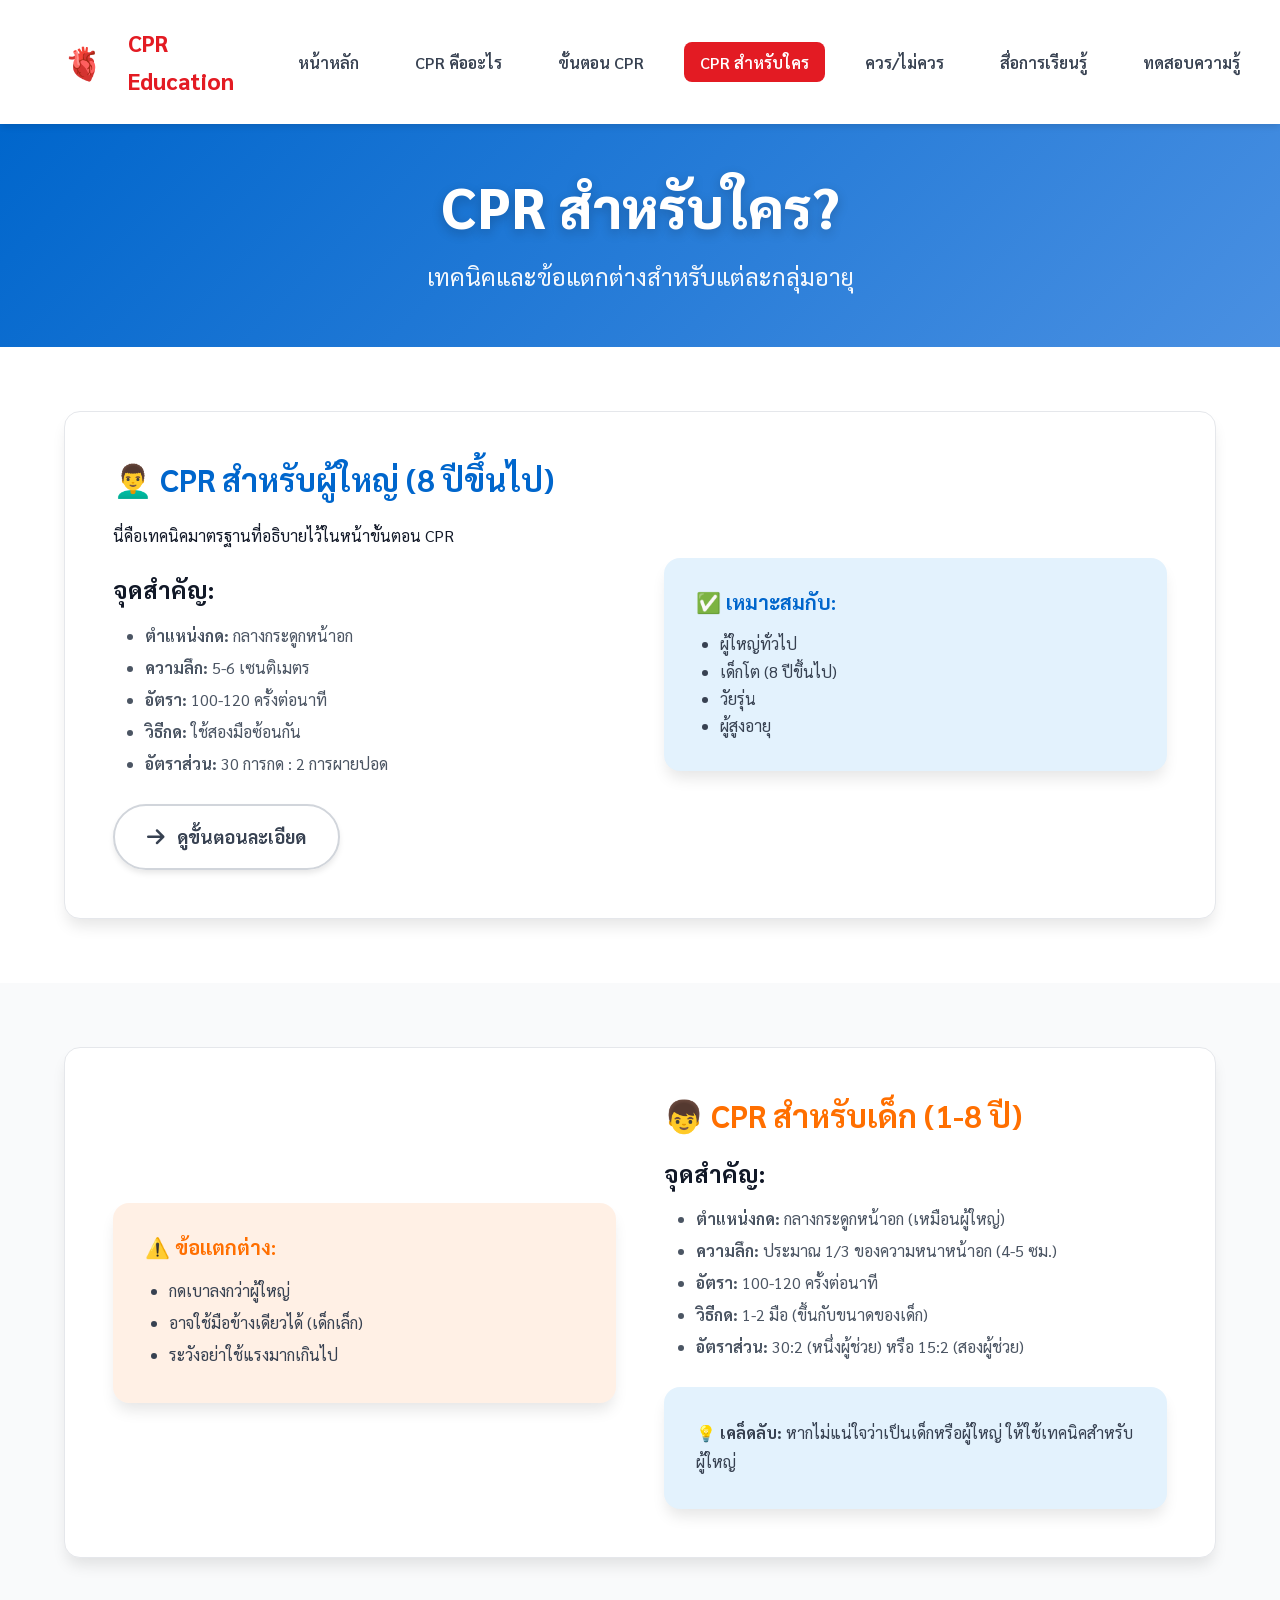
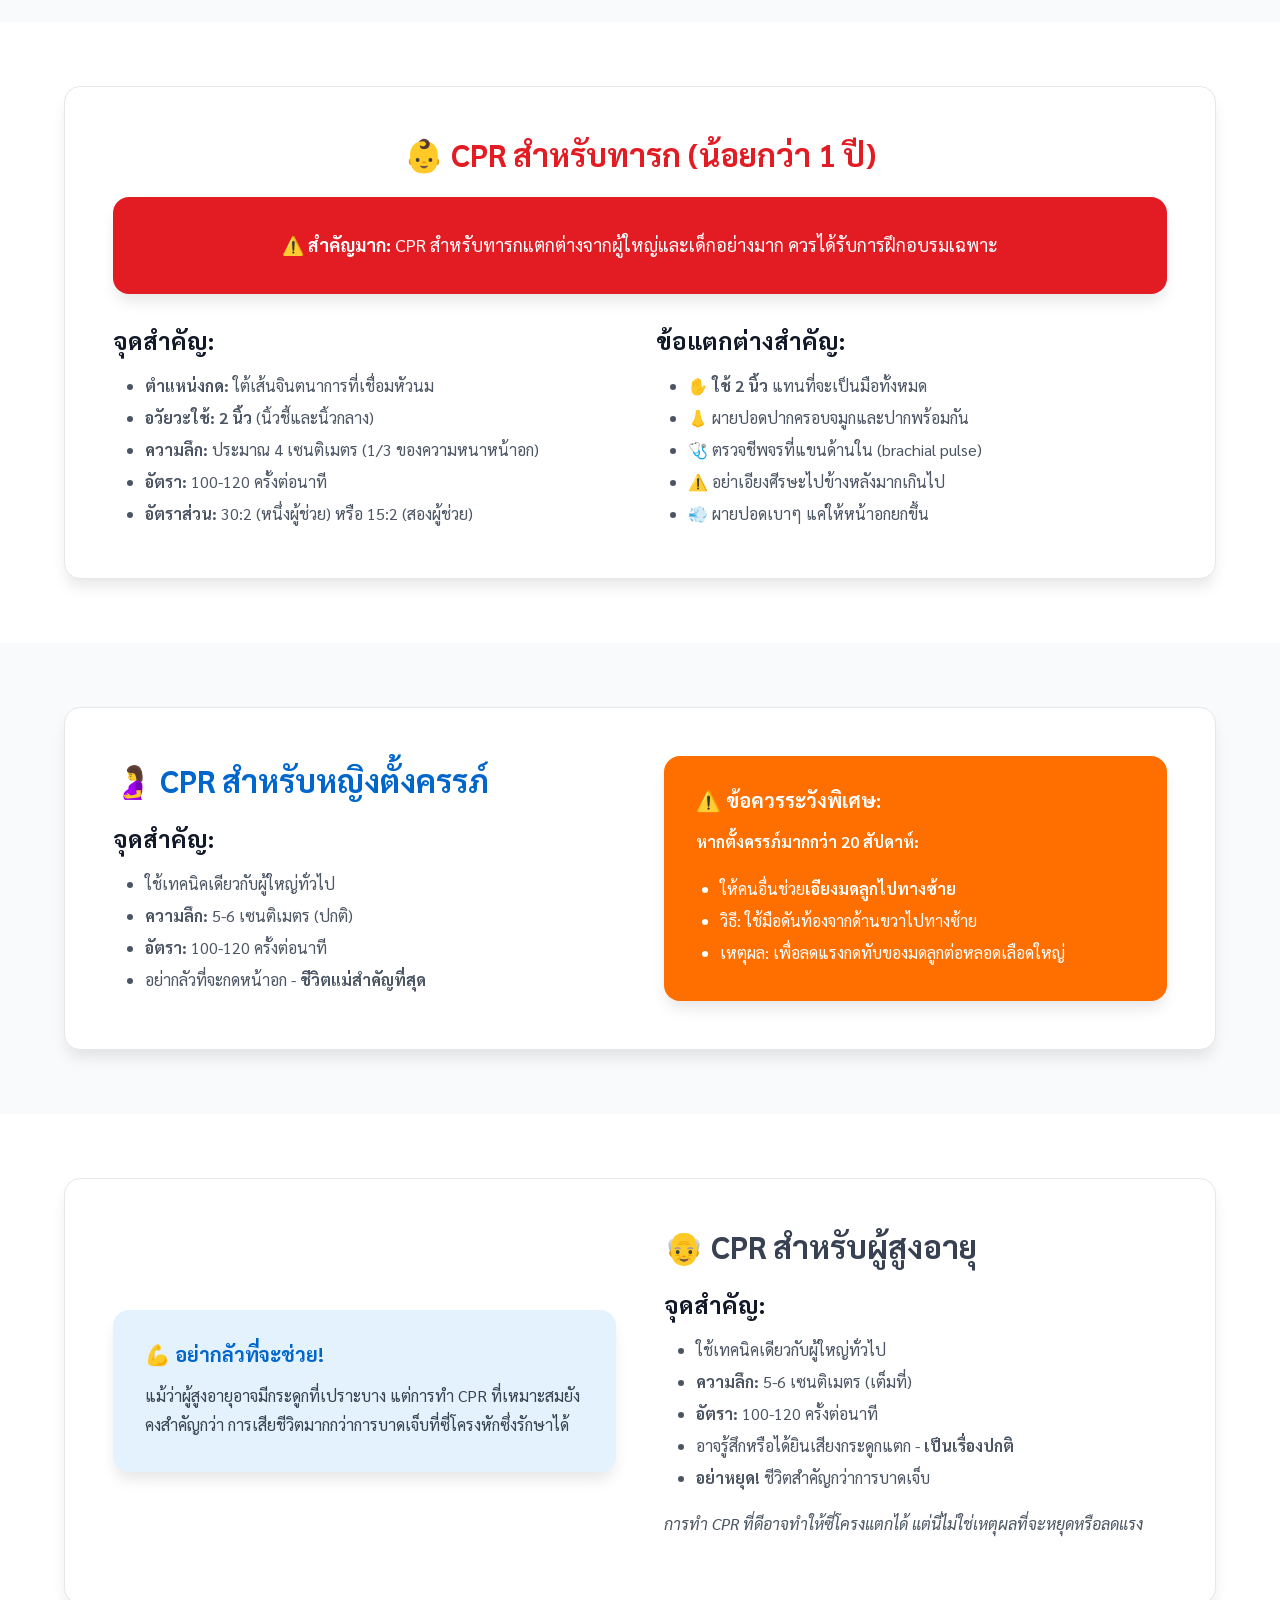
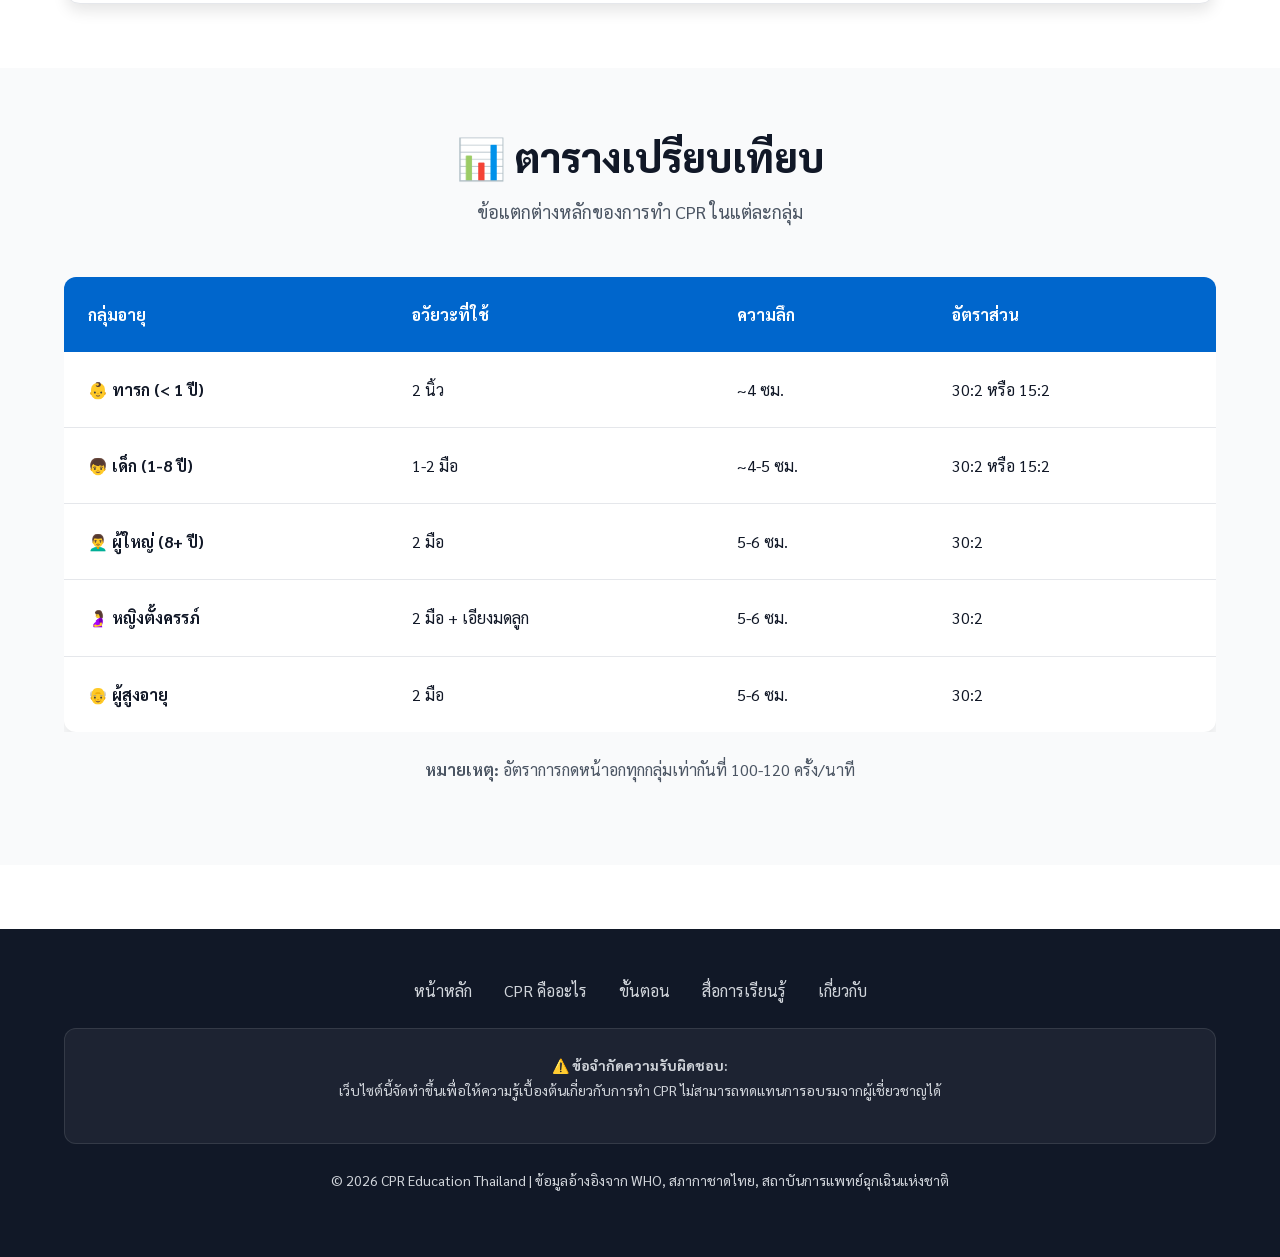
<file: pages/who-needs-cpr.html>
<!DOCTYPE html>
<html lang="th">

<head>
    <meta charset="UTF-8">
    <meta name="viewport" content="width=device-width, initial-scale=1.0">
    <meta name="description" content="CPR สำหรับใคร - เทคนิค CPR สำหรับผู้ใหญ่ เด็ก ทารก และกลุ่มพิเศษ">
    <title>CPR สำหรับใคร? | CPR Education</title>

    <link rel="stylesheet" href="../style.css">
    <link rel="stylesheet" href="https://cdnjs.cloudflare.com/ajax/libs/font-awesome/6.4.0/css/all.min.css">
</head>

<body>
    <!-- Navigation -->
    <nav class="navbar">
        <div class="nav-container">
            <a href="../index.html" class="logo">
                <span class="logo-icon">🫀</span>
                <span>CPR Education</span>
            </a>

            <button class="menu-toggle" id="menuToggle">
                <i class="fas fa-bars"></i>
            </button>

            <ul class="nav-menu" id="navMenu">
                <li><a href="../index.html" class="nav-link">หน้าหลัก</a></li>
                <li><a href="what-is-cpr.html" class="nav-link">CPR คืออะไร</a></li>
                <li><a href="steps.html" class="nav-link">ขั้นตอน CPR</a></li>
                <li><a href="who-needs-cpr.html" class="nav-link active">CPR สำหรับใคร</a></li>
                <li><a href="dos-donts.html" class="nav-link">ควร/ไม่ควร</a></li>
                <li><a href="resources.html" class="nav-link">สื่อการเรียนรู้</a></li>
                <li><a href="quiz.html" class="nav-link">ทดสอบความรู้</a></li>
                <li><a href="about.html" class="nav-link">เกี่ยวกับ</a></li>
                <li><a href="#" class="nav-link nav-emergency-btn" id="emergencyBtn">⚠️ ฉุกเฉิน</a></li>
            </ul>
        </div>
    </nav>

    <!-- Header -->
    <section class="section"
        style="background: linear-gradient(135deg, var(--color-medical-blue) 0%, var(--color-medical-blue-light) 100%); color: white; padding: var(--spacing-2xl) 0;">
        <div class="container text-center">
            <h1 class="hero-title" style="margin: 0;">CPR สำหรับใคร?</h1>
            <p class="hero-subtitle" style="margin: var(--spacing-md) 0 0 0;">
                เทคนิคและข้อแตกต่างสำหรับแต่ละกลุ่มอายุ
            </p>
        </div>
    </section>

    <!-- Adults Section -->
    <section class="section">
        <div class="container">
            <div class="card" style="padding: var(--spacing-2xl);">
                <div class="grid grid-2" style="align-items: center; gap: var(--spacing-2xl);">
                    <div>
                        <h2 style="color: var(--color-medical-blue); margin-bottom: var(--spacing-lg);">
                            👨‍🦱 CPR สำหรับผู้ใหญ่ (8 ปีขึ้นไป)
                        </h2>
                        <p>นี่คือเทคนิคมาตรฐานที่อธิบายไว้ในหน้าขั้นตอน CPR</p>

                        <h3 class="mt-lg">จุดสำคัญ:</h3>
                        <ul style="line-height: 2; margin-left: var(--spacing-xl); color: var(--color-gray-600);">
                            <li><strong>ตำแหน่งกด:</strong> กลางกระดูกหน้าอก</li>
                            <li><strong>ความลึก:</strong> 5-6 เซนติเมตร</li>
                            <li><strong>อัตรา:</strong> 100-120 ครั้งต่อนาที</li>
                            <li><strong>วิธีกด:</strong> ใช้สองมือซ้อนกัน</li>
                            <li><strong>อัตราส่วน:</strong> 30 การกด : 2 การผายปอด</li>
                        </ul>

                        <a href="steps.html" class="btn btn-outline mt-lg">
                            <i class="fas fa-arrow-right btn-icon"></i>
                            ดูขั้นตอนละเอียด
                        </a>
                    </div>
                    <div>
                        <div class="card" style="background: var(--color-medical-blue-lighter); border: none;">
                            <h4 style="color: var(--color-medical-blue);">✅ เหมาะสมกับ:</h4>
                            <ul style="margin-left: var(--spacing-lg); color: var(--color-gray-700);">
                                <li>ผู้ใหญ่ทั่วไป</li>
                                <li>เด็กโต (8 ปีขึ้นไป)</li>
                                <li>วัยรุ่น</li>
                                <li>ผู้สูงอายุ</li>
                            </ul>
                        </div>
                    </div>
                </div>
            </div>
        </div>
    </section>

    <!-- Children Section -->
    <section class="section" style="background: var(--color-gray-50);">
        <div class="container">
            <div class="card" style="padding: var(--spacing-2xl);">
                <div class="grid grid-2" style="align-items: center; gap: var(--spacing-2xl);">
                    <div>
                        <div class="card" style="background: rgba(255, 111, 0, 0.1); border: none;">
                            <h4 style="color: var(--color-warning-orange);">⚠️ ข้อแตกต่าง:</h4>
                            <ul style="margin-left: var(--spacing-lg); color: var(--color-gray-700); line-height: 2;">
                                <li>กดเบาลงกว่าผู้ใหญ่</li>
                                <li>อาจใช้มือข้างเดียวได้ (เด็กเล็ก)</li>
                                <li>ระวังอย่าใช้แรงมากเกินไป</li>
                            </ul>
                        </div>
                    </div>
                    <div>
                        <h2 style="color: var(--color-warning-orange); margin-bottom: var(--spacing-lg);">
                            👦 CPR สำหรับเด็ก (1-8 ปี)
                        </h2>

                        <h3>จุดสำคัญ:</h3>
                        <ul style="line-height: 2; margin-left: var(--spacing-xl); color: var(--color-gray-600);">
                            <li><strong>ตำแหน่งกด:</strong> กลางกระดูกหน้าอก (เหมือนผู้ใหญ่)</li>
                            <li><strong>ความลึก:</strong> ประมาณ 1/3 ของความหนาหน้าอก (4-5 ซม.)</li>
                            <li><strong>อัตรา:</strong> 100-120 ครั้งต่อนาที</li>
                            <li><strong>วิธีกด:</strong> 1-2 มือ (ขึ้นกับขนาดของเด็ก)</li>
                            <li><strong>อัตราส่วน:</strong> 30:2 (หนึ่งผู้ช่วย) หรือ 15:2 (สองผู้ช่วย)</li>
                        </ul>

                        <div class="card mt-lg" style="background: var(--color-medical-blue-lighter); border: none;">
                            <p style="margin: 0; color: var(--color-gray-700);">
                                <strong>💡 เคล็ดลับ:</strong> หากไม่แน่ใจว่าเป็นเด็กหรือผู้ใหญ่
                                ให้ใช้เทคนิคสำหรับผู้ใหญ่
                            </p>
                        </div>
                    </div>
                </div>
            </div>
        </div>
    </section>

    <!-- Infants Section -->
    <section class="section">
        <div class="container">
            <div class="card" style="padding: var(--spacing-2xl);">
                <h2 style="color: var(--color-emergency-red); margin-bottom: var(--spacing-lg); text-align: center;">
                    👶 CPR สำหรับทารก (น้อยกว่า 1 ปี)
                </h2>

                <div class="card"
                    style="background: var(--color-emergency-red); color: white; border: none; margin-bottom: var(--spacing-xl);">
                    <p style="margin: 0; text-align: center; font-size: 1.125rem;">
                        <strong>⚠️ สำคัญมาก:</strong> CPR สำหรับทารกแตกต่างจากผู้ใหญ่และเด็กอย่างมาก
                        ควรได้รับการฝึกอบรมเฉพาะ
                    </p>
                </div>

                <div class="grid grid-2" style="gap: var(--spacing-xl);">
                    <div>
                        <h3>จุดสำคัญ:</h3>
                        <ul style="line-height: 2; margin-left: var(--spacing-xl); color: var(--color-gray-600);">
                            <li><strong>ตำแหน่งกด:</strong> ใต้เส้นจินตนาการที่เชื่อมหัวนม</li>
                            <li><strong>อวัยวะใช้:</strong> <strong>2 นิ้ว</strong> (นิ้วชี้และนิ้วกลาง)</li>
                            <li><strong>ความลึก:</strong> ประมาณ 4 เซนติเมตร (1/3 ของความหนาหน้าอก)</li>
                            <li><strong>อัตรา:</strong> 100-120 ครั้งต่อนาที</li>
                            <li><strong>อัตราส่วน:</strong> 30:2 (หนึ่งผู้ช่วย) หรือ 15:2 (สองผู้ช่วย)</li>
                        </ul>
                    </div>

                    <div>
                        <h3>ข้อแตกต่างสำคัญ:</h3>
                        <ul style="line-height: 2; margin-left: var(--spacing-xl); color: var(--color-gray-600);">
                            <li>✋ <strong>ใช้ 2 นิ้ว</strong> แทนที่จะเป็นมือทั้งหมด</li>
                            <li>👃 ผายปอดปากครอบจมูกและปากพร้อมกัน</li>
                            <li>🩺 ตรวจชีพจรที่แขนด้านใน (brachial pulse)</li>
                            <li>⚠️ อย่าเอียงศีรษะไปข้างหลังมากเกินไป</li>
                            <li>💨 ผายปอดเบาๆ แค่ให้หน้าอกยกขึ้น</li>
                        </ul>
                    </div>
                </div>
            </div>
        </div>
    </section>

    <!-- Pregnant Women Section -->
    <section class="section" style="background: var(--color-gray-50);">
        <div class="container">
            <div class="card" style="padding: var(--spacing-2xl);">
                <div class="grid grid-2" style="align-items: center; gap: var(--spacing-2xl);">
                    <div>
                        <h2 style="color: var(--color-medical-blue); margin-bottom: var(--spacing-lg);">
                            🤰 CPR สำหรับหญิงตั้งครรภ์
                        </h2>

                        <h3>จุดสำคัญ:</h3>
                        <ul style="line-height: 2; margin-left: var(--spacing-xl); color: var(--color-gray-600);">
                            <li>ใช้เทคนิคเดียวกับผู้ใหญ่ทั่วไป</li>
                            <li><strong>ความลึก:</strong> 5-6 เซนติเมตร (ปกติ)</li>
                            <li><strong>อัตรา:</strong> 100-120 ครั้งต่อนาที</li>
                            <li>อย่ากลัวที่จะกดหน้าอก - <strong>ชีวิตแม่สำคัญที่สุด</strong></li>
                        </ul>
                    </div>
                    <div>
                        <div class="card" style="background: var(--color-warning-orange); color: white; border: none;">
                            <h4 style="color: white;">⚠️ ข้อควรระวังพิเศษ:</h4>
                            <p style="margin-bottom: var(--spacing-md);">
                                <strong>หากตั้งครรภ์มากกว่า 20 สัปดาห์:</strong>
                            </p>
                            <ul style="margin-left: var(--spacing-lg); line-height: 2;">
                                <li>ให้คนอื่นช่วย<strong>เอียงมดลูกไปทางซ้าย</strong></li>
                                <li>วิธี: ใช้มือดันท้องจากด้านขวาไปทางซ้าย</li>
                                <li>เหตุผล: เพื่อลดแรงกดทับของมดลูกต่อหลอดเลือดใหญ่</li>
                            </ul>
                        </div>
                    </div>
                </div>
            </div>
        </div>
    </section>

    <!-- Elderly Section -->
    <section class="section">
        <div class="container">
            <div class="card" style="padding: var(--spacing-2xl);">
                <div class="grid grid-2" style="align-items: center; gap: var(--spacing-2xl);">
                    <div>
                        <div class="card" style="background: var(--color-medical-blue-lighter); border: none;">
                            <h4 style="color: var(--color-medical-blue);">💪 อย่ากลัวที่จะช่วย!</h4>
                            <p style="margin: 0; color: var(--color-gray-700); line-height: 1.8;">
                                แม้ว่าผู้สูงอายุอาจมีกระดูกที่เปราะบาง แต่การทำ CPR ที่เหมาะสมยังคงสำคัญกว่า
                                การเสียชีวิตมากกว่าการบาดเจ็บที่ซี่โครงหักซึ่งรักษาได้
                            </p>
                        </div>
                    </div>
                    <div>
                        <h2 style="color: var(--color-gray-700); margin-bottom: var(--spacing-lg);">
                            👴 CPR สำหรับผู้สูงอายุ
                        </h2>

                        <h3>จุดสำคัญ:</h3>
                        <ul style="line-height: 2; margin-left: var(--spacing-xl); color: var(--color-gray-600);">
                            <li>ใช้เทคนิคเดียวกับผู้ใหญ่ทั่วไป</li>
                            <li><strong>ความลึก:</strong> 5-6 เซนติเมตร (เต็มที่)</li>
                            <li><strong>อัตรา:</strong> 100-120 ครั้งต่อนาที</li>
                            <li>อาจรู้สึกหรือได้ยินเสียงกระดูกแตก - <strong>เป็นเรื่องปกติ</strong></li>
                            <li><strong>อย่าหยุด!</strong> ชีวิตสำคัญกว่าการบาดเจ็บ</li>
                        </ul>

                        <p class="mt-md" style="color: var(--color-gray-600); font-style: italic;">
                            การทำ CPR ที่ดีอาจทำให้ซี่โครงแตกได้ แต่นี่ไม่ใช่เหตุผลที่จะหยุดหรือลดแรง
                        </p>
                    </div>
                </div>
            </div>
        </div>
    </section>

    <!-- Comparison Table -->
    <section class="section" style="background: var(--color-gray-50);">
        <div class="container">
            <div class="section-header">
                <h2 class="section-title">📊 ตารางเปรียบเทียบ</h2>
                <p class="section-subtitle">
                    ข้อแตกต่างหลักของการทำ CPR ในแต่ละกลุ่ม
                </p>
            </div>

            <div style="overflow-x: auto;">
                <table
                    style="width: 100%; border-collapse: collapse; background: white; border-radius: var(--radius-lg); overflow: hidden; box-shadow: var(--shadow-lg);">
                    <thead>
                        <tr style="background: var(--color-medical-blue); color: white;">
                            <th style="padding: var(--spacing-lg); text-align: left;">กลุ่มอายุ</th>
                            <th style="padding: var(--spacing-lg); text-align: left;">อวัยวะที่ใช้</th>
                            <th style="padding: var(--spacing-lg); text-align: left;">ความลึก</th>
                            <th style="padding: var(--spacing-lg); text-align: left;">อัตราส่วน</th>
                        </tr>
                    </thead>
                    <tbody>
                        <tr style="border-bottom: 1px solid var(--color-gray-200);">
                            <td style="padding: var(--spacing-lg);"><strong>👶 ทารก (< 1 ปี)</strong>
                            </td>
                            <td style="padding: var(--spacing-lg);">2 นิ้ว</td>
                            <td style="padding: var(--spacing-lg);">~4 ซม.</td>
                            <td style="padding: var(--spacing-lg);">30:2 หรือ 15:2</td>
                        </tr>
                        <tr style="border-bottom: 1px solid var(--color-gray-200);">
                            <td style="padding: var(--spacing-lg);"><strong>👦 เด็ก (1-8 ปี)</strong></td>
                            <td style="padding: var(--spacing-lg);">1-2 มือ</td>
                            <td style="padding: var(--spacing-lg);">~4-5 ซม.</td>
                            <td style="padding: var(--spacing-lg);">30:2 หรือ 15:2</td>
                        </tr>
                        <tr style="border-bottom: 1px solid var(--color-gray-200);">
                            <td style="padding: var(--spacing-lg);"><strong>👨‍🦱 ผู้ใหญ่ (8+ ปี)</strong></td>
                            <td style="padding: var(--spacing-lg);">2 มือ</td>
                            <td style="padding: var(--spacing-lg);">5-6 ซม.</td>
                            <td style="padding: var(--spacing-lg);">30:2</td>
                        </tr>
                        <tr style="border-bottom: 1px solid var(--color-gray-200);">
                            <td style="padding: var(--spacing-lg);"><strong>🤰 หญิงตั้งครรภ์</strong></td>
                            <td style="padding: var(--spacing-lg);">2 มือ + เอียงมดลูก</td>
                            <td style="padding: var(--spacing-lg);">5-6 ซม.</td>
                            <td style="padding: var(--spacing-lg);">30:2</td>
                        </tr>
                        <tr>
                            <td style="padding: var(--spacing-lg);"><strong>👴 ผู้สูงอายุ</strong></td>
                            <td style="padding: var(--spacing-lg);">2 มือ</td>
                            <td style="padding: var(--spacing-lg);">5-6 ซม.</td>
                            <td style="padding: var(--spacing-lg);">30:2</td>
                        </tr>
                    </tbody>
                </table>
            </div>

            <p class="mt-lg text-center" style="color: var(--color-gray-600);">
                <strong>หมายเหตุ:</strong> อัตราการกดหน้าอกทุกกลุ่มเท่ากันที่ 100-120 ครั้ง/นาที
            </p>
        </div>
    </section>

    <!-- Emergency Mode Modal -->
    <div id="emergency-mode">
        <div class="emergency-header">
            <h1 class="emergency-title">⚠️ โหมดฉุกเฉิน</h1>
        </div>

        <p class="emergency-step" id="emergencyStep">
            กดหน้าอกลึก 5-6 ซม.<br>
            ตามจังหวะเสียง 100-120 ครั้ง/นาที
        </p>

        <div class="beat-indicator" id="beatIndicator"></div>

        <div class="compression-count">
            <span id="compressionCount">0</span>/30
        </div>

        <div class="emergency-controls">
            <a href="tel:1669" class="btn btn-large btn-emergency-call">
                <i class="fas fa-phone btn-icon"></i>
                โทร 1669
            </a>
            <button class="btn btn-large btn-emergency-close" id="closeEmergency">
                <i class="fas fa-times btn-icon"></i>
                ปิดโหมดฉุกเฉิน
            </button>
        </div>
    </div>

    <!-- Footer -->
    <footer class="footer">
        <div class="footer-content">
            <div class="footer-links">
                <a href="../index.html" class="footer-link">หน้าหลัก</a>
                <a href="what-is-cpr.html" class="footer-link">CPR คืออะไร</a>
                <a href="steps.html" class="footer-link">ขั้นตอน</a>
                <a href="resources.html" class="footer-link">สื่อการเรียนรู้</a>
                <a href="about.html" class="footer-link">เกี่ยวกับ</a>
            </div>

            <div class="footer-disclaimer">
                <p>
                    <strong>⚠️ ข้อจำกัดความรับผิดชอบ:</strong><br>
                    เว็บไซต์นี้จัดทำขึ้นเพื่อให้ความรู้เบื้องต้นเกี่ยวกับการทำ CPR
                    ไม่สามารถทดแทนการอบรมจากผู้เชี่ยวชาญได้
                </p>
            </div>

            <p class="footer-text mt-lg">
                © 2026 CPR Education Thailand | ข้อมูลอ้างอิงจาก WHO, สภากาชาดไทย, สถาบันการแพทย์ฉุกเฉินแห่งชาติ
            </p>
        </div>
    </footer>

    <script src="../script.js"></script>
</body>

</html>
</file>
<file: style.css>
/* ========================================
   CPR Educational Website - Global Styles
   ======================================== */

/* Import Google Fonts */
@import url('https://fonts.googleapis.com/css2?family=Sarabun:wght@300;400;600;700;800&family=Inter:wght@400;500;600;700&display=swap');

/* ========================================
   CSS Variables - Design Tokens
   ======================================== */
:root {
  /* Colors - Medical Emergency Palette */
  --color-emergency-red: #E31B23;
  --color-emergency-red-dark: #C41E3A;
  --color-emergency-red-light: #FF4757;

  --color-medical-blue: #0066CC;
  --color-medical-blue-light: #4A90E2;
  --color-medical-blue-lighter: #E3F2FD;

  --color-success-green: #00C853;
  --color-warning-orange: #FF6F00;

  /* Neutrals */
  --color-white: #FFFFFF;
  --color-gray-50: #F9FAFB;
  --color-gray-100: #F3F4F6;
  --color-gray-200: #E5E7EB;
  --color-gray-300: #D1D5DB;
  --color-gray-600: #4B5563;
  --color-gray-700: #374151;
  --color-gray-900: #111827;

  /* Typography */
  --font-thai: 'Sarabun', sans-serif;
  --font-numbers: 'Inter', sans-serif;

  /* Spacing */
  --spacing-xs: 0.5rem;
  --spacing-sm: 0.75rem;
  --spacing-md: 1rem;
  --spacing-lg: 1.5rem;
  --spacing-xl: 2rem;
  --spacing-2xl: 3rem;
  --spacing-3xl: 4rem;

  /* Border Radius */
  --radius-sm: 4px;
  --radius-md: 8px;
  --radius-lg: 12px;
  --radius-xl: 16px;
  --radius-full: 9999px;

  /* Shadows */
  --shadow-sm: 0 1px 2px 0 rgba(0, 0, 0, 0.05);
  --shadow-md: 0 4px 6px -1px rgba(0, 0, 0, 0.1);
  --shadow-lg: 0 10px 15px -3px rgba(0, 0, 0, 0.1);
  --shadow-xl: 0 20px 25px -5px rgba(0, 0, 0, 0.1);

  /* Transitions */
  --transition-fast: 150ms cubic-bezier(0.4, 0, 0.2, 1);
  --transition-base: 300ms cubic-bezier(0.4, 0, 0.2, 1);
  --transition-slow: 500ms cubic-bezier(0.4, 0, 0.2, 1);

  /* Z-index */
  --z-dropdown: 1000;
  --z-sticky: 1020;
  --z-fixed: 1030;
  --z-modal: 1040;
  --z-emergency: 9999;
}

/* ========================================
   Reset & Base Styles
   ======================================== */
* {
  margin: 0;
  padding: 0;
  box-sizing: border-box;
}

html {
  scroll-behavior: smooth;
  font-size: 16px;
}

body {
  font-family: var(--font-thai);
  color: var(--color-gray-900);
  background-color: var(--color-white);
  line-height: 1.7;
  -webkit-font-smoothing: antialiased;
  -moz-osx-font-smoothing: grayscale;
}

/* ========================================
   Typography
   ======================================== */
h1,
h2,
h3,
h4,
h5,
h6 {
  font-weight: 700;
  line-height: 1.2;
  margin-bottom: var(--spacing-md);
}

h1 {
  font-size: 2.5rem;
  font-weight: 800;
}

h2 {
  font-size: 2rem;
  font-weight: 700;
}

h3 {
  font-size: 1.5rem;
}

h4 {
  font-size: 1.25rem;
}

p {
  margin-bottom: var(--spacing-md);
  line-height: 1.8;
}

a {
  color: var(--color-medical-blue);
  text-decoration: none;
  transition: color var(--transition-fast);
}

a:hover {
  color: var(--color-medical-blue-light);
}

/* ========================================
   Navigation
   ======================================== */
.navbar {
  position: sticky;
  top: 0;
  background: rgba(255, 255, 255, 0.95);
  backdrop-filter: blur(10px);
  box-shadow: var(--shadow-md);
  z-index: var(--z-sticky);
  padding: var(--spacing-lg) 0;
}

.nav-container {
  max-width: 1200px;
  margin: 0 auto;
  padding: 0 var(--spacing-lg);
  display: flex;
  justify-content: space-between;
  align-items: center;
}

.logo {
  font-size: 1.4rem;
  font-weight: 800;
  color: var(--color-emergency-red);
  display: flex;
  align-items: center;
  gap: var(--spacing-lg);
  margin-right: var(--spacing-2xl);
}

.logo-icon {
  font-size: 2rem;
}

.nav-menu {
  display: flex;
  list-style: none;
  gap: var(--spacing-lg);
  align-items: center;
}

.nav-link {
  color: var(--color-gray-700);
  font-weight: 600;
  font-size: 1rem;
  padding: 0.6rem 1rem;
  border-radius: var(--radius-md);
  transition: all var(--transition-fast);
  white-space: nowrap;
}

.nav-link:hover {
  background-color: var(--color-gray-100);
  color: var(--color-emergency-red);
}

.nav-link.active {
  background-color: var(--color-emergency-red);
  color: var(--color-white);
}

/* Emergency Button in Nav */
.nav-emergency-btn {
  background: var(--color-emergency-red);
  color: var(--color-white);
  padding: 0.6rem 1.25rem;
  border-radius: var(--radius-md);
  font-weight: 700;
  font-size: 1rem;
  box-shadow: 0 2px 8px rgba(227, 27, 35, 0.4);
  border: 2px solid var(--color-emergency-red);
}

.nav-emergency-btn:hover {
  transform: translateY(-1px);
  box-shadow: 0 4px 12px rgba(227, 27, 35, 0.5);
  background: var(--color-emergency-red-dark);
  border-color: var(--color-emergency-red-dark);
}

/* Mobile Menu Toggle */
.menu-toggle {
  display: none;
  background: none;
  border: none;
  font-size: 1.5rem;
  cursor: pointer;
  color: var(--color-gray-700);
}

/* ========================================
   Container & Layout
   ======================================== */
.container {
  max-width: 1200px;
  margin: 0 auto;
  padding: 0 var(--spacing-lg);
}

.section {
  padding: var(--spacing-3xl) 0;
}

.section-header {
  text-align: center;
  margin-bottom: var(--spacing-2xl);
}

.section-title {
  font-size: 2.5rem;
  font-weight: 800;
  color: var(--color-gray-900);
  margin-bottom: var(--spacing-md);
}

.section-subtitle {
  font-size: 1.125rem;
  color: var(--color-gray-600);
  max-width: 600px;
  margin: 0 auto;
}

/* ========================================
   Hero Section
   ======================================== */
.hero {
  position: relative;
  min-height: 90vh;
  display: flex;
  align-items: center;
  background: linear-gradient(135deg, rgba(227, 27, 35, 0.95) 0%, rgba(74, 144, 226, 0.95) 100%);
  color: var(--color-white);
  overflow: hidden;
}

.hero::before {
  content: '';
  position: absolute;
  top: 0;
  left: 0;
  width: 100%;
  height: 100%;
  background-image: url('../.gemini/antigravity/brain/5b285219-7079-4e98-b84a-3736db96eee9/hero_background_1768317619339.png');
  background-size: cover;
  background-position: center;
  opacity: 0.15;
  z-index: 0;
}

.hero-content {
  position: relative;
  z-index: 1;
  text-align: center;
}

.hero-title {
  font-size: 3.5rem;
  font-weight: 800;
  margin-bottom: var(--spacing-lg);
  text-shadow: 0 4px 12px rgba(0, 0, 0, 0.2);
  animation: fadeInUp 0.8s ease-out;
}

.hero-subtitle {
  font-size: 1.5rem;
  margin-bottom: var(--spacing-xl);
  opacity: 0.95;
  animation: fadeInUp 0.8s ease-out 0.2s backwards;
}

.hero-buttons {
  display: flex;
  gap: var(--spacing-lg);
  justify-content: center;
  flex-wrap: wrap;
  animation: fadeInUp 0.8s ease-out 0.4s backwards;
}

.hero-stat {
  margin-top: var(--spacing-2xl);
  padding: var(--spacing-lg);
  background: rgba(255, 255, 255, 0.1);
  backdrop-filter: blur(10px);
  border-radius: var(--radius-lg);
  border: 1px solid rgba(255, 255, 255, 0.2);
  animation: fadeInUp 0.8s ease-out 0.6s backwards;
}

@keyframes fadeInUp {
  from {
    opacity: 0;
    transform: translateY(30px);
  }

  to {
    opacity: 1;
    transform: translateY(0);
  }
}

/* ========================================
   Buttons
   ======================================== */
.btn {
  display: inline-flex;
  align-items: center;
  gap: var(--spacing-sm);
  padding: var(--spacing-md) var(--spacing-xl);
  font-size: 1.125rem;
  font-weight: 700;
  font-family: var(--font-thai);
  border: none;
  border-radius: var(--radius-full);
  cursor: pointer;
  transition: all var(--transition-base);
  text-decoration: none;
  box-shadow: var(--shadow-md);
  min-width: 44px;
  min-height: 44px;
  justify-content: center;
}

.btn:hover {
  transform: translateY(-2px);
  box-shadow: var(--shadow-xl);
}

.btn:active {
  transform: translateY(0);
}

.btn-primary {
  background: linear-gradient(135deg, var(--color-emergency-red) 0%, var(--color-emergency-red-dark) 100%);
  color: var(--color-white);
}

.btn-primary:hover {
  background: linear-gradient(135deg, var(--color-emergency-red-dark) 0%, var(--color-emergency-red) 100%);
}

.btn-secondary {
  background: var(--color-white);
  color: var(--color-emergency-red);
  border: 2px solid var(--color-white);
}

.btn-secondary:hover {
  background: transparent;
  color: var(--color-white);
}

.btn-outline {
  background: transparent;
  color: var(--color-gray-700);
  border: 2px solid var(--color-gray-300);
}

.btn-outline:hover {
  background: var(--color-gray-900);
  color: var(--color-white);
  border-color: var(--color-gray-900);
}

.btn-large {
  padding: var(--spacing-lg) var(--spacing-2xl);
  font-size: 1.25rem;
}

.btn-icon {
  font-size: 1.25rem;
}

/* ========================================
   Cards
   ======================================== */
.card {
  background: var(--color-white);
  border-radius: var(--radius-xl);
  box-shadow: var(--shadow-lg);
  padding: var(--spacing-xl);
  transition: all var(--transition-base);
  border: 1px solid var(--color-gray-200);
}

.card:hover {
  transform: translateY(-4px);
  box-shadow: var(--shadow-xl);
}

.card-icon {
  font-size: 3rem;
  margin-bottom: var(--spacing-md);
}

.card-title {
  font-size: 1.5rem;
  font-weight: 700;
  margin-bottom: var(--spacing-sm);
}

.card-text {
  color: var(--color-gray-600);
  line-height: 1.8;
}

/* ========================================
   Grid Systems
   ======================================== */
.grid {
  display: grid;
  gap: var(--spacing-xl);
}

.grid-2 {
  grid-template-columns: repeat(auto-fit, minmax(300px, 1fr));
}

.grid-3 {
  grid-template-columns: repeat(auto-fit, minmax(250px, 1fr));
}

.grid-4 {
  grid-template-columns: repeat(auto-fit, minmax(200px, 1fr));
}

/* ========================================
   Steps Section
   ======================================== */
.steps-container {
  max-width: 900px;
  margin: 0 auto;
}

.step {
  display: flex;
  gap: var(--spacing-xl);
  margin-bottom: var(--spacing-2xl);
  padding: var(--spacing-xl);
  background: var(--color-white);
  border-radius: var(--radius-xl);
  box-shadow: var(--shadow-lg);
  transition: all var(--transition-base);
  border-left: 4px solid var(--color-medical-blue);
}

.step:hover {
  transform: translateX(8px);
  box-shadow: var(--shadow-xl);
}

.step-number {
  flex-shrink: 0;
  width: 60px;
  height: 60px;
  background: linear-gradient(135deg, var(--color-emergency-red) 0%, var(--color-emergency-red-dark) 100%);
  color: var(--color-white);
  border-radius: 50%;
  display: flex;
  align-items: center;
  justify-content: center;
  font-size: 1.5rem;
  font-weight: 800;
  font-family: var(--font-numbers);
  box-shadow: 0 4px 12px rgba(227, 27, 35, 0.3);
}

.step-content {
  flex: 1;
}

.step-title {
  font-size: 1.5rem;
  font-weight: 700;
  margin-bottom: var(--spacing-sm);
  color: var(--color-gray-900);
}

.step-description {
  color: var(--color-gray-600);
  line-height: 1.8;
  margin-bottom: var(--spacing-md);
}

.step-image {
  margin-top: var(--spacing-md);
  border-radius: var(--radius-lg);
  max-width: 100%;
  height: auto;
  box-shadow: var(--shadow-md);
}

/* ========================================
   Do's and Don'ts
   ======================================== */
.dos-donts-grid {
  display: grid;
  grid-template-columns: repeat(auto-fit, minmax(300px, 1fr));
  gap: var(--spacing-xl);
}

.do-item,
.dont-item {
  padding: var(--spacing-lg);
  border-radius: var(--radius-lg);
  display: flex;
  gap: var(--spacing-md);
  align-items: flex-start;
}

.do-item {
  background: linear-gradient(135deg, rgba(0, 200, 83, 0.1) 0%, rgba(0, 200, 83, 0.05) 100%);
  border-left: 4px solid var(--color-success-green);
}

.dont-item {
  background: linear-gradient(135deg, rgba(227, 27, 35, 0.1) 0%, rgba(227, 27, 35, 0.05) 100%);
  border-left: 4px solid var(--color-emergency-red);
}

.do-icon,
.dont-icon {
  font-size: 2rem;
  flex-shrink: 0;
}

.do-icon {
  color: var(--color-success-green);
}

.dont-icon {
  color: var(--color-emergency-red);
}

/* ========================================
   Quiz Styles
   ======================================== */
.quiz-container {
  max-width: 700px;
  margin: 0 auto;
  background: var(--color-white);
  border-radius: var(--radius-xl);
  box-shadow: var(--shadow-xl);
  padding: var(--spacing-2xl);
}

.quiz-progress {
  height: 8px;
  background: var(--color-gray-200);
  border-radius: var(--radius-full);
  margin-bottom: var(--spacing-xl);
  overflow: hidden;
}

.quiz-progress-bar {
  height: 100%;
  background: linear-gradient(90deg, var(--color-medical-blue) 0%, var(--color-medical-blue-light) 100%);
  border-radius: var(--radius-full);
  transition: width var(--transition-slow);
}

.quiz-question {
  font-size: 1.25rem;
  font-weight: 700;
  margin-bottom: var(--spacing-xl);
  color: var(--color-gray-900);
}

.quiz-options {
  display: flex;
  flex-direction: column;
  gap: var(--spacing-md);
}

.quiz-option {
  padding: var(--spacing-lg);
  background: var(--color-gray-50);
  border: 2px solid var(--color-gray-200);
  border-radius: var(--radius-lg);
  cursor: pointer;
  transition: all var(--transition-fast);
  font-size: 1.125rem;
}

.quiz-option:hover {
  background: var(--color-gray-100);
  border-color: var(--color-medical-blue);
  transform: translateX(4px);
}

.quiz-option.selected {
  background: var(--color-medical-blue-lighter);
  border-color: var(--color-medical-blue);
}

.quiz-option.correct {
  background: rgba(0, 200, 83, 0.1);
  border-color: var(--color-success-green);
}

.quiz-option.incorrect {
  background: rgba(227, 27, 35, 0.1);
  border-color: var(--color-emergency-red);
}

/* ========================================
   Emergency Mode
   ======================================== */
#emergency-mode {
  position: fixed;
  top: 0;
  left: 0;
  width: 100%;
  height: 100%;
  background: var(--color-emergency-red);
  color: var(--color-white);
  z-index: var(--z-emergency);
  display: none;
  flex-direction: column;
  justify-content: center;
  align-items: center;
  padding: var(--spacing-xl);
}

#emergency-mode.active {
  display: flex;
}

.emergency-header {
  text-align: center;
  margin-bottom: var(--spacing-2xl);
}

.emergency-title {
  font-size: 3rem;
  font-weight: 800;
  margin-bottom: var(--spacing-md);
  text-shadow: 0 2px 8px rgba(0, 0, 0, 0.2);
}

.emergency-step {
  font-size: 2rem;
  font-weight: 700;
  margin-bottom: var(--spacing-xl);
  text-align: center;
  max-width: 800px;
  line-height: 1.4;
}

.beat-indicator {
  width: 120px;
  height: 120px;
  background: var(--color-white);
  border-radius: 50%;
  margin: var(--spacing-xl) auto;
  transition: all var(--transition-fast);
  box-shadow: 0 0 30px rgba(255, 255, 255, 0.5);
}

.beat-indicator.pulse {
  transform: scale(1.3);
  box-shadow: 0 0 60px rgba(255, 255, 255, 0.8);
}

.compression-count {
  font-size: 4rem;
  font-weight: 800;
  font-family: var(--font-numbers);
  margin: var(--spacing-xl) 0;
  text-shadow: 0 4px 12px rgba(0, 0, 0, 0.3);
}

.emergency-controls {
  display: flex;
  gap: var(--spacing-lg);
  margin-top: var(--spacing-2xl);
}

.btn-emergency-call {
  background: var(--color-white);
  color: var(--color-emergency-red);
  font-size: 1.5rem;
  padding: var(--spacing-lg) var(--spacing-2xl);
}

.btn-emergency-close {
  background: transparent;
  color: var(--color-white);
  border: 2px solid var(--color-white);
}

/* ========================================
   Footer
   ======================================== */
.footer {
  background: var(--color-gray-900);
  color: var(--color-white);
  padding: var(--spacing-2xl) 0;
  margin-top: var(--spacing-3xl);
}

.footer-content {
  max-width: 1200px;
  margin: 0 auto;
  padding: 0 var(--spacing-lg);
  text-align: center;
}

.footer-links {
  display: flex;
  justify-content: center;
  gap: var(--spacing-xl);
  margin-bottom: var(--spacing-lg);
  flex-wrap: wrap;
}

.footer-link {
  color: var(--color-gray-300);
  transition: color var(--transition-fast);
}

.footer-link:hover {
  color: var(--color-white);
}

.footer-text {
  color: var(--color-gray-300);
  font-size: 0.875rem;
}

.footer-disclaimer {
  margin-top: var(--spacing-lg);
  padding: var(--spacing-lg);
  background: rgba(255, 255, 255, 0.05);
  border-radius: var(--radius-lg);
  border: 1px solid rgba(255, 255, 255, 0.1);
  font-size: 0.875rem;
  color: var(--color-gray-300);
}

/* ========================================
   Responsive Design
   ======================================== */
@media (max-width: 768px) {

  /* Typography adjustments */
  h1 {
    font-size: 2rem;
  }

  h2 {
    font-size: 1.75rem;
  }

  .hero-title {
    font-size: 2.25rem;
  }

  .hero-subtitle {
    font-size: 1.125rem;
  }

  /* Navigation */
  .nav-menu {
    position: fixed;
    top: 70px;
    left: -100%;
    width: 100%;
    height: calc(100vh - 70px);
    background: var(--color-white);
    flex-direction: column;
    padding: var(--spacing-xl);
    box-shadow: var(--shadow-xl);
    transition: left var(--transition-base);
  }

  .nav-menu.active {
    left: 0;
  }

  .menu-toggle {
    display: block;
  }

  /* Hero buttons */
  .hero-buttons {
    flex-direction: column;
    align-items: center;
  }

  .hero-buttons .btn {
    width: 100%;
    max-width: 300px;
  }

  /* Steps */
  .step {
    flex-direction: column;
    text-align: center;
  }

  .step-number {
    margin: 0 auto;
  }

  /* Emergency Mode */
  .emergency-title {
    font-size: 2rem;
  }

  .emergency-step {
    font-size: 1.5rem;
  }

  .compression-count {
    font-size: 3rem;
  }

  .emergency-controls {
    flex-direction: column;
    width: 100%;
  }

  .emergency-controls .btn {
    width: 100%;
  }

  /* Spacing adjustments */
  .section {
    padding: var(--spacing-2xl) 0;
  }

  .container {
    padding: 0 var(--spacing-md);
  }
}

/* ========================================
   Utility Classes
   ======================================== */
.text-center {
  text-align: center;
}

.text-left {
  text-align: left;
}

.text-right {
  text-align: right;
}

.mt-sm {
  margin-top: var(--spacing-sm);
}

.mt-md {
  margin-top: var(--spacing-md);
}

.mt-lg {
  margin-top: var(--spacing-lg);
}

.mt-xl {
  margin-top: var(--spacing-xl);
}

.mb-sm {
  margin-bottom: var(--spacing-sm);
}

.mb-md {
  margin-bottom: var(--spacing-md);
}

.mb-lg {
  margin-bottom: var(--spacing-lg);
}

.mb-xl {
  margin-bottom: var(--spacing-xl);
}

.hidden {
  display: none;
}

.visible {
  display: block;
}

/* ========================================
   Animations
   ======================================== */
@keyframes slideInLeft {
  from {
    opacity: 0;
    transform: translateX(-50px);
  }

  to {
    opacity: 1;
    transform: translateX(0);
  }
}

@keyframes slideInRight {
  from {
    opacity: 0;
    transform: translateX(50px);
  }

  to {
    opacity: 1;
    transform: translateX(0);
  }
}

@keyframes fadeIn {
  from {
    opacity: 0;
  }

  to {
    opacity: 1;
  }
}

.animate-on-scroll {
  opacity: 0;
  transform: translateY(30px);
  transition: all 0.6s ease-out;
}

.animate-on-scroll.visible {
  opacity: 1;
  transform: translateY(0);
}
</file>
